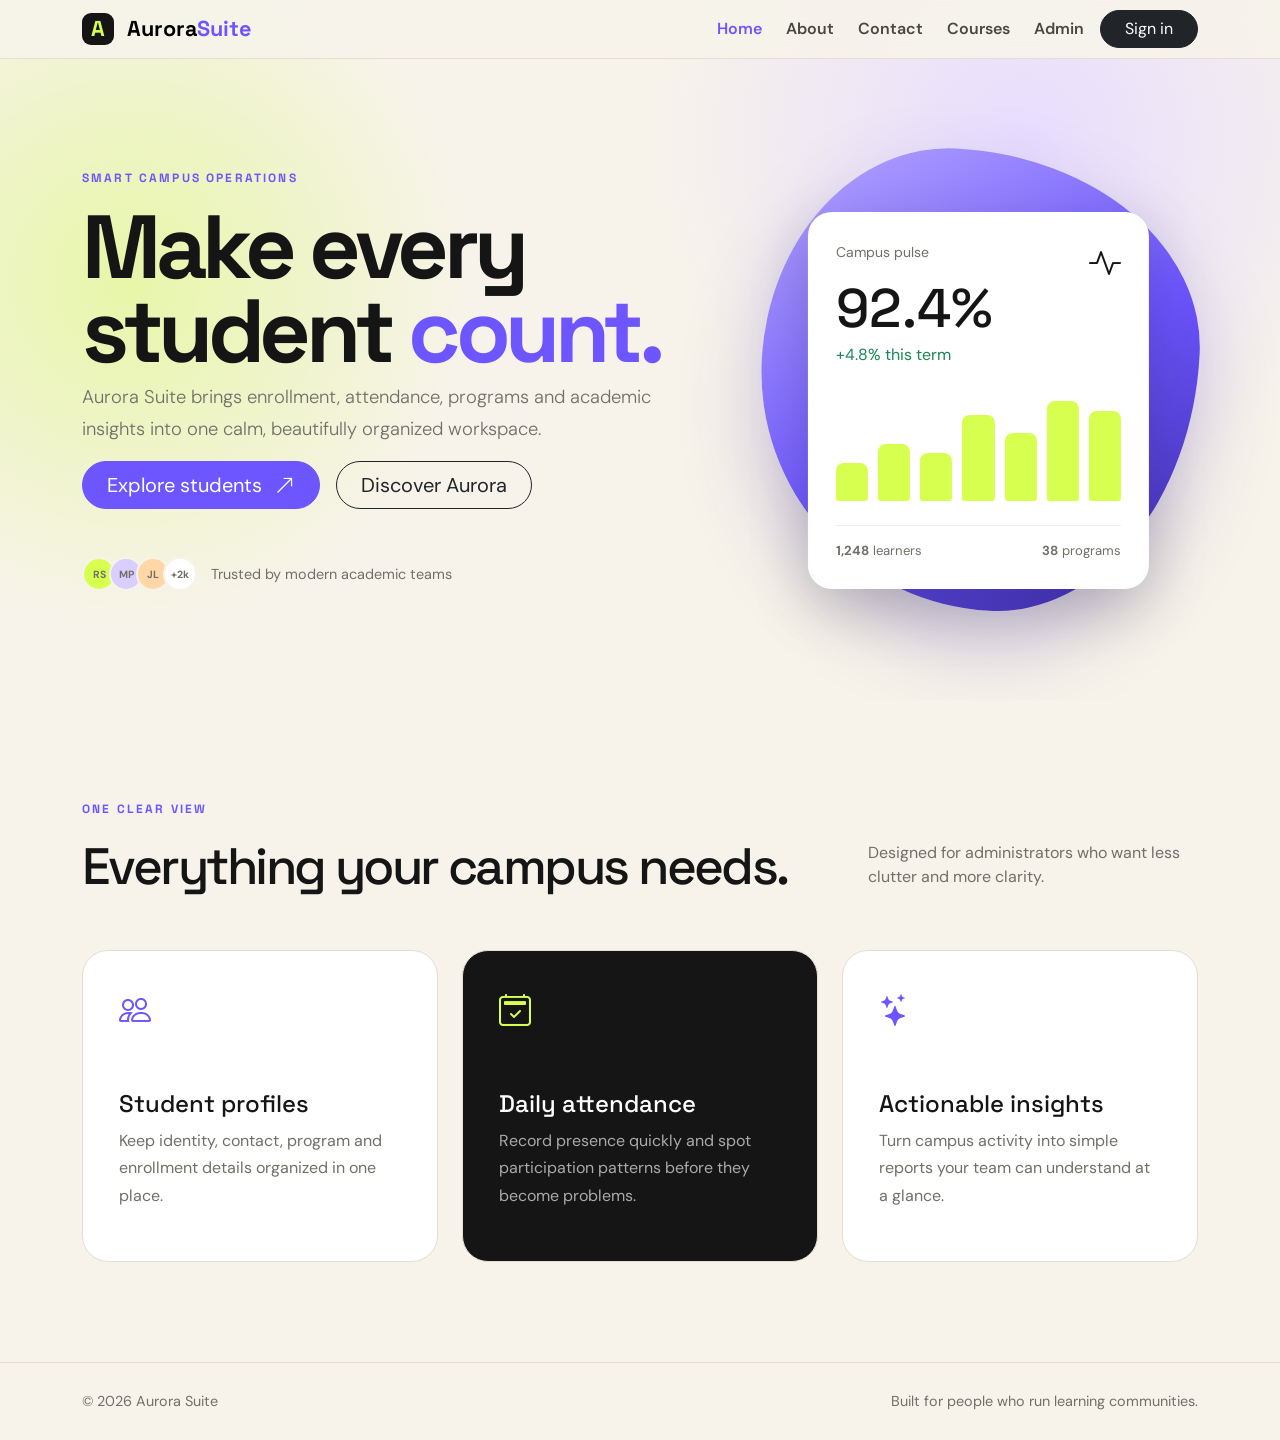
<file: frontend/index.html>
<!doctype html>
<html lang="en">

<head>
    <meta charset="utf-8">
    <meta name="viewport" content="width=device-width,initial-scale=1">
    <title>Aurora Student Suite</title>
    <link rel="preconnect" href="https://fonts.googleapis.com">
    <link rel="preconnect" href="https://fonts.gstatic.com" crossorigin>
    <link
        href="https://fonts.googleapis.com/css2?family=DM+Sans:wght@400;500;600;700&family=Space+Grotesk:wght@500;600;700&display=swap"
        rel="stylesheet">
    <link href="https://cdn.jsdelivr.net/npm/bootstrap@5.3.3/dist/css/bootstrap.min.css" rel="stylesheet">
    <link href="https://cdn.jsdelivr.net/npm/bootstrap-icons@1.11.3/font/bootstrap-icons.css" rel="stylesheet">
    <link href="assets/css/style.css" rel="stylesheet">
</head>

<body>
    <nav class="navbar navbar-expand-lg fixed-top aurora-nav">
        <div class="container"><a class="navbar-brand" href="index.html"><span class="brand-mark">A</span>
                Aurora<span>Suite</span></a><button class="navbar-toggler" data-bs-toggle="collapse"
                data-bs-target="#nav"><i class="bi bi-list"></i></button>
            <div class="collapse navbar-collapse" id="nav">
                <ul class="navbar-nav ms-auto align-items-lg-center gap-lg-2">
                    <li><a class="nav-link active" href="index.html">Home</a></li>
                    <li><a class="nav-link" href="about.html">About</a></li>
                    <li><a class="nav-link" href="contact.html">Contact</a></li>
                    <li><a class="nav-link" href="courses.html">Courses</a></li>
                    <li><a class="nav-link" href="admin/index.html">Admin</a></li>
                    <li><a class="btn btn-dark rounded-pill px-4" href="login.html">Sign in</a></li>
                </ul>
            </div>
        </div>
    </nav>
    <main>
        <section class="hero">
            <div class="container">
                <div class="row align-items-center g-5">
                    <div class="col-lg-7">
                        <div class="eyebrow">SMART CAMPUS OPERATIONS</div>
                        <h1>Make every student <em>count.</em></h1>
                        <p class="lead">Aurora Suite brings enrollment, attendance, programs and academic insights into
                            one calm, beautifully organized workspace.</p>
                        <div class="d-flex flex-wrap gap-3"><a class="btn btn-primary btn-lg rounded-pill px-4"
                                href="students.html">Explore students <i class="bi bi-arrow-up-right ms-2"></i></a><a
                                class="btn btn-outline-dark btn-lg rounded-pill px-4" href="about.html">Discover
                                Aurora</a></div>
                        <div class="mini-proof mt-5">
                            <div class="avatars"><span>RS</span><span>MP</span><span>JL</span><span>+2k</span></div>
                            <span>Trusted by modern academic teams</span>
                        </div>
                    </div>
                    <div class="col-lg-5">
                        <div class="orbit-card">
                            <div class="orbit-glow"></div>
                            <div class="dashboard-mini">
                                <div class="d-flex justify-content-between">
                                    <div><small>Campus pulse</small>
                                        <h3>92.4%</h3><span class="text-success">+4.8% this term</span>
                                    </div><i class="bi bi-activity fs-2"></i>
                                </div>
                                <div class="pulse-chart"><i></i><i></i><i></i><i></i><i></i><i></i><i></i></div>
                                <div class="mini-row"><span><b>1,248</b> learners</span><span><b>38</b> programs</span>
                                </div>
                            </div>
                        </div>
                    </div>
                </div>
            </div>
        </section>
        <section class="section-pad">
            <div class="container">
                <div class="section-heading">
                    <div>
                        <div class="eyebrow">ONE CLEAR VIEW</div>
                        <h2>Everything your campus needs.</h2>
                    </div>
                    <p>Designed for administrators who want less clutter and more clarity.</p>
                </div>
                <div class="row g-4">
                    <div class="col-md-4">
                        <div class="feature-card"><i class="bi bi-people"></i>
                            <h4>Student profiles</h4>
                            <p>Keep identity, contact, program and enrollment details organized in one place.</p>
                        </div>
                    </div>
                    <div class="col-md-4">
                        <div class="feature-card feature-dark"><i class="bi bi-calendar2-check"></i>
                            <h4>Daily attendance</h4>
                            <p>Record presence quickly and spot participation patterns before they become problems.</p>
                        </div>
                    </div>
                    <div class="col-md-4">
                        <div class="feature-card"><i class="bi bi-stars"></i>
                            <h4>Actionable insights</h4>
                            <p>Turn campus activity into simple reports your team can understand at a glance.</p>
                        </div>
                    </div>
                </div>
            </div>
        </section>
    </main>
    <footer class="footer">
        <div class="container d-flex flex-wrap justify-content-between gap-3"><span>© 2026 Aurora
                Suite</span><span>Built for people who run learning communities.</span></div>
    </footer>
    <script src="https://cdn.jsdelivr.net/npm/bootstrap@5.3.3/dist/js/bootstrap.bundle.min.js"></script>
</body>

</html>
</file>
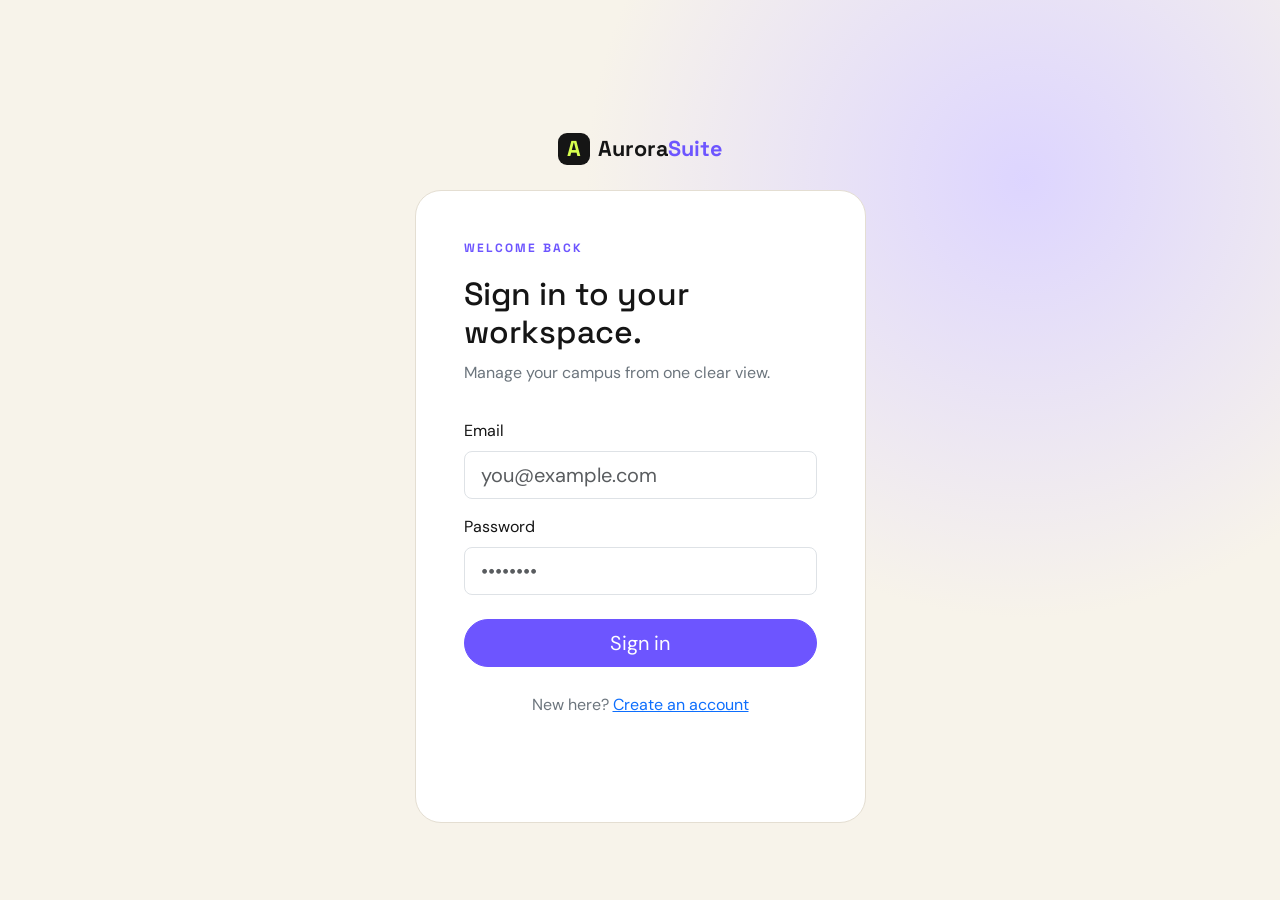
<file: frontend/admin/index.html>
<!doctype html>
<html lang="en">
  <head>
    <meta charset="utf-8" />
    <meta name="viewport" content="width=device-width,initial-scale=1" />
    <title>Dashboard · Aurora Admin</title>
    <link rel="stylesheet" href="assets/css/style.css" />
    <link
      rel="stylesheet"
      href="https://cdn.jsdelivr.net/npm/bootstrap-icons@1.11.3/font/bootstrap-icons.css"
    />
    <style>
      /* Recent students table */
      .recent-table {
        width: 100%;
        border-collapse: separate;
        border-spacing: 0;
        font-size: 0.92rem;
      }

      .recent-table thead th {
        background: #f4f2ff;
        color: #3d348b;
        font-weight: 600;
        font-size: 0.75rem;
        text-transform: uppercase;
        letter-spacing: 0.04em;
        padding: 0.85rem 1rem;
        border-bottom: 2px solid #e0dbf5;
        white-space: nowrap;
      }

      .recent-table tbody tr {
        transition: background 0.15s ease;
      }

      .recent-table tbody tr:hover {
        background: #faf9ff;
      }

      .recent-table tbody td {
        padding: 0.9rem 1rem;
        border-bottom: 1px solid #eee;
        vertical-align: middle;
      }

      .recent-table tbody tr:last-child td {
        border-bottom: none;
      }

      .student {
        display: flex;
        align-items: center;
        gap: 0.75rem;
      }

      .student .avatar {
        width: 40px;
        height: 40px;
        border-radius: 50%;
        background: linear-gradient(135deg, #6c5ce7, #a29bfe);
        color: #fff;
        display: flex;
        align-items: center;
        justify-content: center;
        font-size: 0.8rem;
        font-weight: 700;
        flex-shrink: 0;
        overflow: hidden;
      }

      .student .avatar img {
        width: 100%;
        height: 100%;
        object-fit: cover;
        display: block;
      }

      .student b {
        display: block;
        font-weight: 600;
        color: #1a1a2e;
      }

      .student .muted {
        font-size: 0.8rem;
        color: #888;
      }

      .course-badge {
        display: inline-block;
        padding: 0.2rem 0.55rem;
        border-radius: 20px;
        background: #f0edff;
        color: #5b4bdb;
        font-size: 0.78rem;
        font-weight: 500;
      }

      .btn-icon {
        width: 34px;
        height: 34px;
        border-radius: 8px;
        border: none;
        display: inline-flex;
        align-items: center;
        justify-content: center;
        font-size: 1rem;
        cursor: pointer;
        transition:
          transform 0.15s,
          box-shadow 0.15s,
          background 0.15s,
          color 0.15s;
        text-decoration: none;
      }

      .btn-icon:hover {
        transform: translateY(-1px);
        box-shadow: 0 3px 8px rgba(0, 0, 0, 0.12);
      }

      .btn-view {
        background: #e8f4fd;
        color: #0984e3;
      }

      .btn-view:hover {
        background: #0984e3;
        color: #fff;
      }
    </style>
  </head>

  <body>
    <aside class="sidebar" id="sidebar">
      <div class="brand">AURORA <span>ADMIN</span></div>
      <div class="nav-label">Management</div>
      <a class="nav-link active" href="index.html"
        ><i class="bi bi-grid-1x2-fill"></i>Dashboard</a
      >
      <a class="nav-link" href="students.html"
        ><i class="bi bi-people-fill"></i>Students</a
      >
      <a class="nav-link" href="add-student.html"
        ><i class="bi bi-person-plus-fill"></i>Add Student</a
      >
      <div class="nav-label">Account</div>
      <a class="nav-link" href="../index.html"
        ><i class="bi bi-box-arrow-up-right"></i>View Website</a
      >
      <a class="nav-link" href="../login.html" data-logout
        ><i class="bi bi-box-arrow-right"></i>Logout</a
      >
      <div class="admin">
        <div class="avatar">AD</div>
        <div>
          <b class="admin-name">Admin User</b>
          <div class="muted admin-role">System Manager</div>
        </div>
      </div>
    </aside>
    <main class="main">
      <header class="top">
        <div>
          <button class="btn light mobile" id="menu">
            <i class="bi bi-list"></i>
          </button>
          <b>Dashboard</b>
          <div class="crumb">Aurora Student Suite / Dashboard</div>
        </div>
        <div class="avatar">AD</div>
      </header>
      <div class="content">
        <div class="toolbar">
          <div>
            <h1 id="greeting">Welcome back.</h1>
            <div class="muted">
              A clear view of student records and campus activity.
            </div>
          </div>
          <!-- <a href="add-student.html" class="btn primary"
            ><i class="bi bi-plus-lg"></i>Add Student</a
          > -->
        </div>

        <div class="stats">
          <div class="card stat">
            <div>
              <div class="muted">Total students</div>
              <div class="value" id="statTotal">—</div>
            </div>
            <div class="icon"><i class="bi bi-people-fill"></i></div>
          </div>
          <div class="card stat">
            <div>
              <div class="muted">Active courses</div>
              <div class="value" id="statCourses">—</div>
            </div>
            <div class="icon"><i class="bi bi-journal-bookmark-fill"></i></div>
          </div>
          <div class="card stat">
            <div>
              <div class="muted">Departments</div>
              <div class="value" id="statDepts">—</div>
            </div>
            <div class="icon"><i class="bi bi-building"></i></div>
          </div>
          <div class="card stat">
            <div>
              <div class="muted">This month</div>
              <div class="value" id="statMonth">—</div>
            </div>
            <div class="icon"><i class="bi bi-calendar-check"></i></div>
          </div>
        </div>

        <div
          class="card"
          style="margin-top: 1.5rem; padding: 0; overflow: hidden"
        >
          <div
            class="toolbar"
            style="
              margin: 0;
              padding: 1rem 1.25rem;
              border-bottom: 1px solid #eee;
            "
          >
            <h2 style="margin: 0; font-size: 1.15rem">Recent students</h2>
            <a href="students.html" class="btn light">View all</a>
          </div>
          <div class="table-wrap">
            <table class="recent-table">
              <thead>
                <tr style="text-align: justify">
                  <th>Student</th>
                  <th>ID</th>
                  <th>Course</th>
                  <th>Year</th>
                  <th>Action</th>
                </tr>
              </thead>
              <tbody id="recentBody">
                <tr>
                  <td colspan="5" class="muted" style="padding: 1.5rem">
                    Loading…
                  </td>
                </tr>
              </tbody>
            </table>
          </div>
        </div>
      </div>
    </main>

    <script src="../assets/js/api.js"></script>
    <script src="assets/js/app.js"></script>
    <script>
      function getAvatarHtml(s) {
        const init =
          typeof initials === "function"
            ? initials(s.first_name, s.last_name)
            : ((s.first_name || "")[0] || "") + ((s.last_name || "")[0] || "");

        if (s.profile_image) {
          const base =
            typeof API_BASE !== "undefined"
              ? API_BASE
              : "http://127.0.0.1:8000";
          const src = s.profile_image.startsWith("http")
            ? s.profile_image
            : base + s.profile_image;
          return `<img src="${src}" alt="" onerror="this.remove();">`;
        }
        return init;
      }

      (async () => {
        const user = getUser();
        const hour = new Date().getHours();
        const greet =
          hour < 12
            ? "Good morning"
            : hour < 17
              ? "Good afternoon"
              : "Good evening";
        document.getElementById("greeting").textContent =
          `${greet}, ${user.full_name?.split(" ")[0] || "Admin"}.`;

        try {
          // Fetch more rows so course/dept/month stats are more accurate
          const { total, students } = await listStudents("", 0, 100);
          document.getElementById("statTotal").textContent = total;

          const courses = new Set(
            students.map((s) => s.course).filter(Boolean),
          );
          const depts = new Set(
            students.map((s) => s.department).filter(Boolean),
          );
          document.getElementById("statCourses").textContent =
            courses.size || "0";
          document.getElementById("statDepts").textContent = depts.size || "0";

          const now = new Date();
          const thisMonth = students.filter((s) => {
            if (!s.created_at) return false;
            const d = new Date(s.created_at);
            return (
              d.getMonth() === now.getMonth() &&
              d.getFullYear() === now.getFullYear()
            );
          }).length;
          document.getElementById("statMonth").textContent = thisMonth;

          const tbody = document.getElementById("recentBody");
          const recent = students.slice(0, 5);

          if (!recent.length) {
            tbody.innerHTML =
              '<tr><td colspan="5" class="muted" style="padding:1.5rem">No students yet. <a href="add-student.html">Add one</a></td></tr>';
            return;
          }

          tbody.innerHTML = recent
            .map((s) => {
              const name = `${s.first_name || ""} ${s.last_name || ""}`.trim();
              return `
                    <tr>
                        <td>
                            <div class="student">
                                <div class="avatar">${getAvatarHtml(s)}</div>
                                <div>
                                    <b>${name}</b>
                                    <div class="muted">${s.email || ""}</div>
                                </div>
                            </div>
                        </td>
                        <td><strong>${s.student_id}</strong></td>
                        <td>${s.course ? `<span class="course-badge">${s.course}</span>` : "—"}</td>
                        <td>${s.year || "—"}</td>
                        <td>
                            <a class="btn light" href="student-details.html?id=${s.id}">View</a>
                        </td>
                    </tr>`;
            })
            .join("");
        } catch (err) {
          document.getElementById("recentBody").innerHTML =
            `<tr><td colspan="5" class="muted" style="padding:1.5rem">Error: ${err.message}</td></tr>`;
        }
      })();
    </script>
  </body>
</html>
</file>
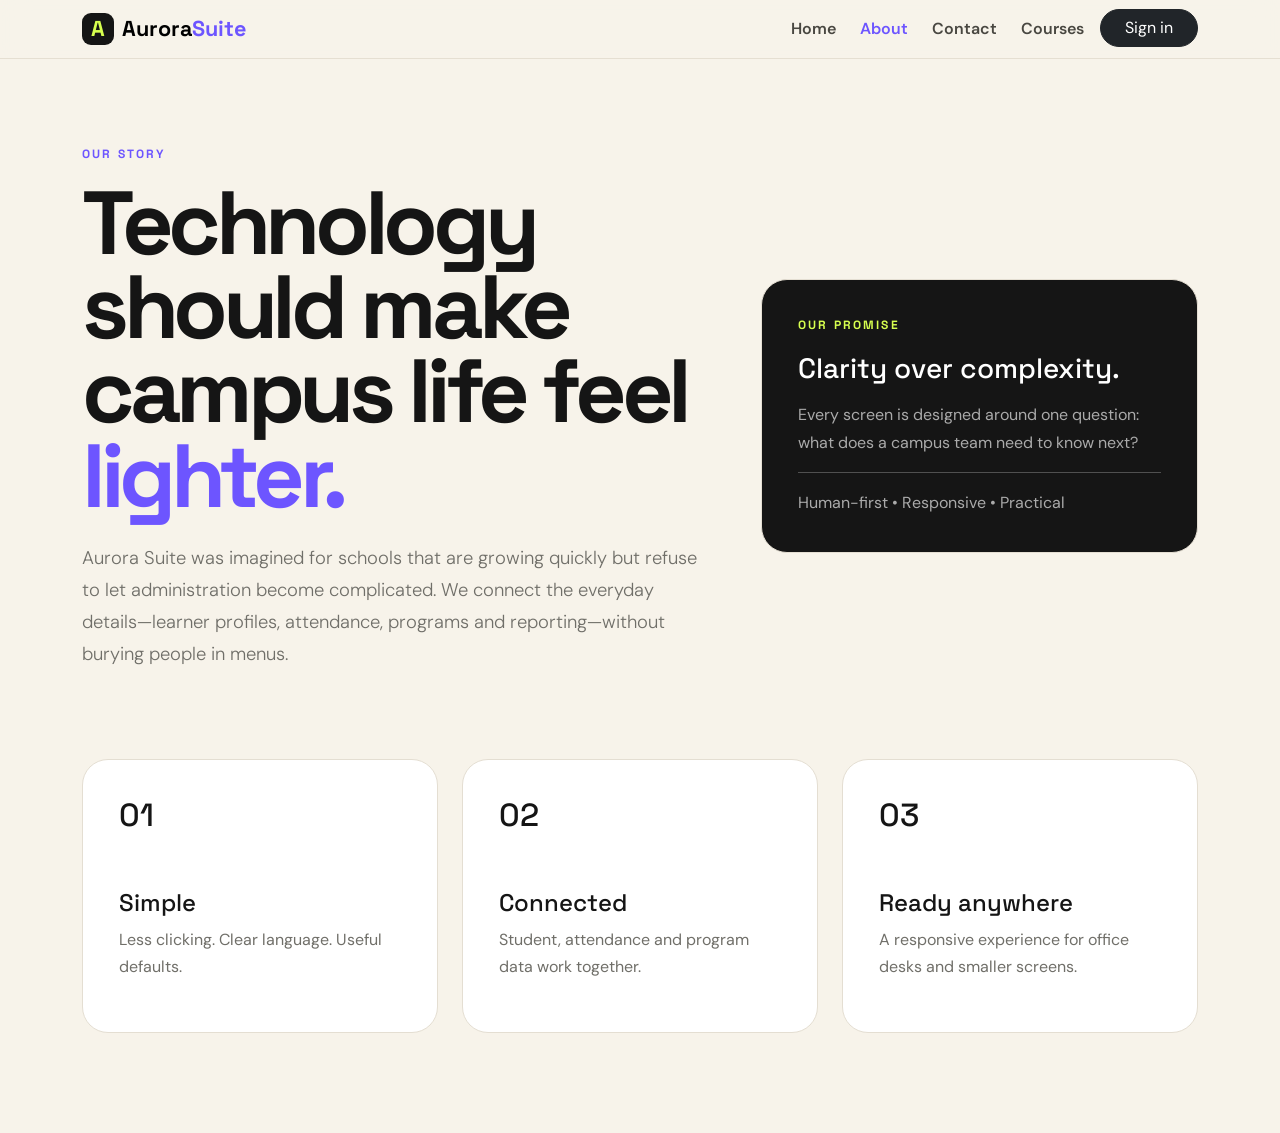
<file: frontend/about.html>
<!doctype html>
<html>

<head>
    <meta charset="utf-8">
    <meta name="viewport" content="width=device-width,initial-scale=1">
    <title>About · Aurora Suite</title>
    <link
        href="https://fonts.googleapis.com/css2?family=DM+Sans:wght@400;500;600;700&family=Space+Grotesk:wght@500;600;700&display=swap"
        rel="stylesheet">
    <link href="https://cdn.jsdelivr.net/npm/bootstrap@5.3.3/dist/css/bootstrap.min.css" rel="stylesheet">
    <link href="assets/css/style.css" rel="stylesheet">
</head>

<body>
    <nav class="navbar navbar-expand-lg fixed-top aurora-nav">
        <div class="container"><a class="navbar-brand" href="index.html"><span
                    class="brand-mark">A</span>Aurora<span>Suite</span></a><button class="navbar-toggler"
                data-bs-toggle="collapse" data-bs-target="#n">☰</button>
            <div class="collapse navbar-collapse" id="n">
                <ul class="navbar-nav ms-auto gap-lg-2">
                    <li><a class="nav-link" href="index.html">Home</a></li>
                    <li><a class="nav-link active" href="about.html">About</a></li>
                    <li><a class="nav-link" href="contact.html">Contact</a></li>
                    <li><a class="nav-link" href="courses.html">Courses</a></li>
                    <li><a class="btn btn-dark rounded-pill px-4" href="login.html">Sign in</a></li>
                </ul>
            </div>
        </div>
    </nav>
    <main class="container" style="padding-top:145px;padding-bottom:100px">
        <div class="row g-5 align-items-center">
            <div class="col-lg-7">
                <div class="eyebrow">OUR STORY</div>
                <h1>Technology should make campus life feel <em>lighter.</em></h1>
                <p class="lead mt-4">Aurora Suite was imagined for schools that are growing quickly but refuse to let
                    administration become complicated. We connect the everyday details—learner profiles, attendance,
                    programs and reporting—without burying people in menus.</p>
            </div>
            <div class="col-lg-5">
                <div class="feature-card feature-dark">
                    <div class="eyebrow" style="color:var(--lime)">OUR PROMISE</div>
                    <h3>Clarity over complexity.</h3>
                    <p class="mt-3">Every screen is designed around one question: what does a campus team need to know
                        next?</p>
                    <hr>
                    <p class="mb-0">Human-first • Responsive • Practical</p>
                </div>
            </div>
        </div>
        <div class="row g-4 mt-5">
            <div class="col-md-4">
                <div class="feature-card">
                    <h2>01</h2>
                    <h4>Simple</h4>
                    <p>Less clicking. Clear language. Useful defaults.</p>
                </div>
            </div>
            <div class="col-md-4">
                <div class="feature-card">
                    <h2>02</h2>
                    <h4>Connected</h4>
                    <p>Student, attendance and program data work together.</p>
                </div>
            </div>
            <div class="col-md-4">
                <div class="feature-card">
                    <h2>03</h2>
                    <h4>Ready anywhere</h4>
                    <p>A responsive experience for office desks and smaller screens.</p>
                </div>
            </div>
        </div>
    </main>
</body>

</html>
</file>
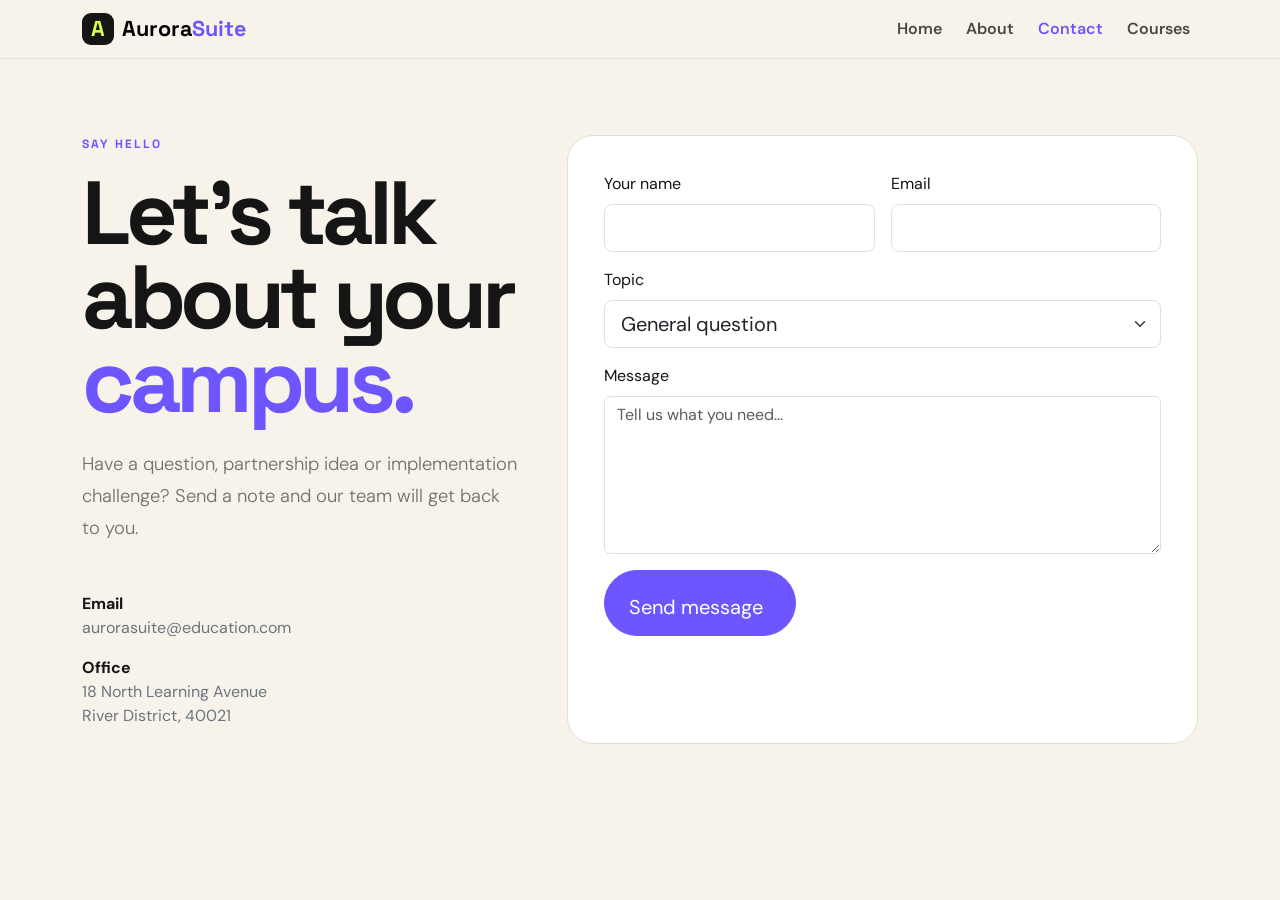
<file: frontend/contact.html>
<!doctype html>
<html>

<head>
    <meta charset="utf-8">
    <meta name="viewport" content="width=device-width,initial-scale=1">
    <title>Contact · Aurora Suite</title>
    <link
        href="https://fonts.googleapis.com/css2?family=DM+Sans:wght@400;500;600;700&family=Space+Grotesk:wght@500;600;700&display=swap"
        rel="stylesheet">
    <link href="https://cdn.jsdelivr.net/npm/bootstrap@5.3.3/dist/css/bootstrap.min.css" rel="stylesheet">
    <link href="assets/css/style.css" rel="stylesheet">
</head>

<body>
    <nav class="navbar navbar-expand-lg fixed-top aurora-nav">
        <div class="container"><a class="navbar-brand" href="index.html"><span
                    class="brand-mark">A</span>Aurora<span>Suite</span></a><button class="navbar-toggler"
                data-bs-toggle="collapse" data-bs-target="#n">☰</button>
            <div class="collapse navbar-collapse" id="n">
                <ul class="navbar-nav ms-auto gap-lg-2">
                    <li><a class="nav-link" href="index.html">Home</a></li>
                    <li><a class="nav-link" href="about.html">About</a></li>
                    <li><a class="nav-link active" href="contact.html">Contact</a></li>
                    <li><a class="nav-link" href="courses.html">Courses</a></li>
                </ul>
            </div>
        </div>
    </nav>
    <main class="container" style="padding-top:135px;padding-bottom:90px">
        <div class="row g-5">
            <div class="col-lg-5">
                <div class="eyebrow">SAY HELLO</div>
                <h1>Let’s talk about your <em>campus.</em></h1>
                <p class="lead mt-4">Have a question, partnership idea or implementation challenge? Send a note and our
                    team will get back to you.</p>
                <div class="mt-5">
                    <p><b>Email</b><br><span class="text-secondary">aurorasuite@education.com</span></p>
                    <p><b>Office</b><br><span class="text-secondary">18 North Learning Avenue<br>River District,
                            40021</span></p>
                </div>
            </div>
            <div class="col-lg-7">
                <div class="feature-card">
                    <form
                        onsubmit="event.preventDefault();alert('Thanks! Your message has been received.');this.reset()">
                        <div class="row g-3">
                            <div class="col-md-6"><label class="form-label">Your name</label><input
                                    class="form-control form-control-lg" required></div>
                            <div class="col-md-6"><label class="form-label">Email</label><input type="email"
                                    class="form-control form-control-lg" required></div>
                            <div class="col-12"><label class="form-label">Topic</label><select
                                    class="form-select form-select-lg">
                                    <option>General question</option>
                                    <option>Admissions</option>
                                    <option>Product support</option>
                                    <option>Partnership</option>
                                </select></div>
                            <div class="col-12"><label class="form-label">Message</label><textarea class="form-control"
                                    rows="6" required placeholder="Tell us what you need..."></textarea></div>
                            <div class="col-12"><button class="btn btn-primary btn-lg rounded-pill px-4">Send message <i
                                        class="bi bi-arrow-up-right ms-2"></i></button></div>
                        </div>
                    </form>
                </div>
            </div>
        </div>
    </main>
</body>

</html>
</file>
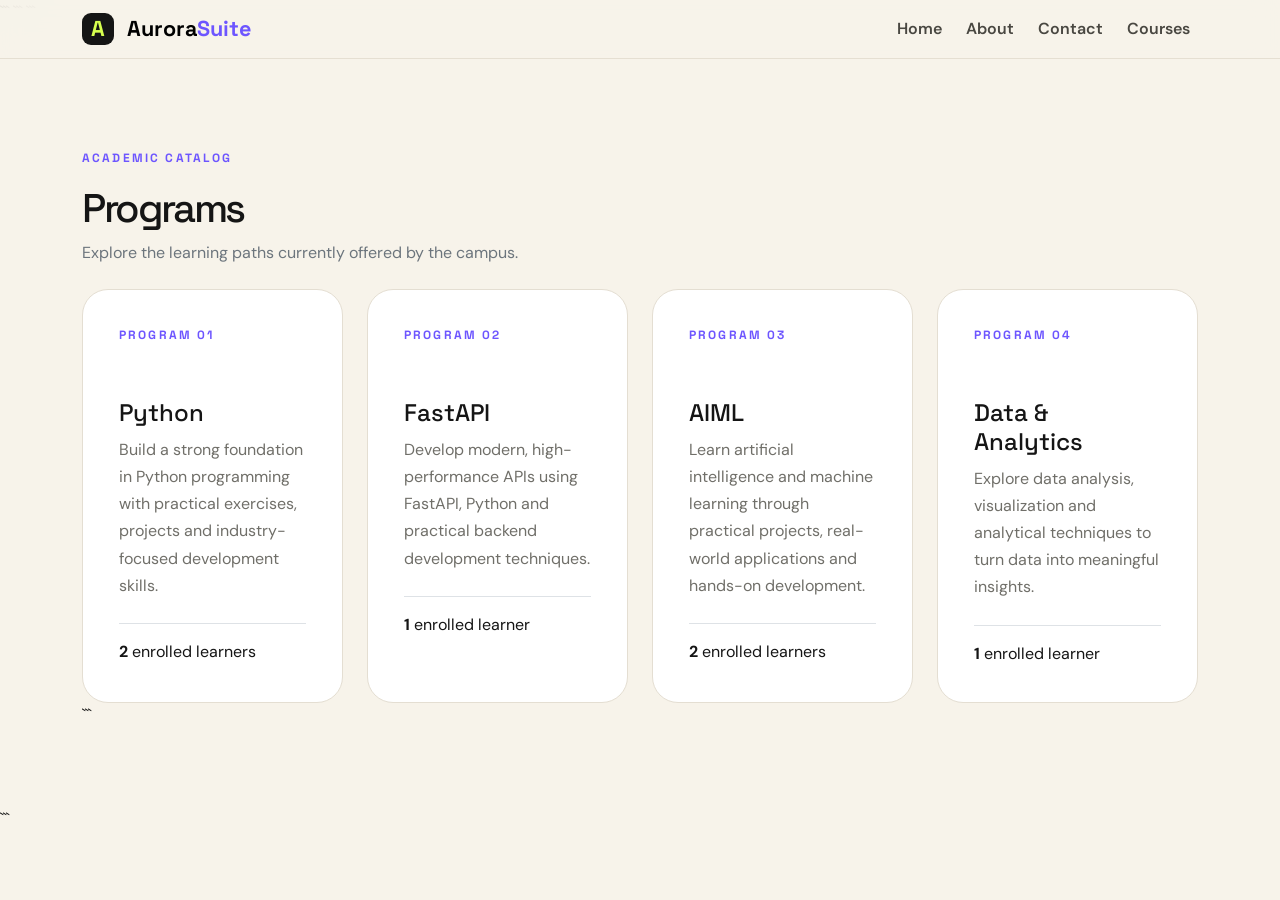
<file: frontend/courses.html>
<!doctype html>

<html>

<head>
    <meta charset="utf-8">
    <meta name="viewport" content="width=device-width,initial-scale=1">
    <title>Programs · Aurora Suite</title>

    ```
    <link
        href="https://fonts.googleapis.com/css2?family=DM+Sans:wght@400;500;600;700&family=Space+Grotesk:wght@500;600;700&display=swap"
        rel="stylesheet">

    <link href="https://cdn.jsdelivr.net/npm/bootstrap@5.3.3/dist/css/bootstrap.min.css" rel="stylesheet">

    <link href="assets/css/style.css" rel="stylesheet">
    ```

</head>

<body>

    ```
    <nav class="navbar navbar-expand-lg fixed-top aurora-nav">
        <div class="container">

            <a class="navbar-brand" href="index.html">
                <span class="brand-mark">A</span>
                Aurora<span>Suite</span>
            </a>

            <button class="navbar-toggler" data-bs-toggle="collapse" data-bs-target="#n">
                ☰
            </button>

            <div class="collapse navbar-collapse" id="n">
                <ul class="navbar-nav ms-auto gap-lg-2">
                    <li>
                        <a class="nav-link" href="index.html">Home</a>
                    </li>
                    <li>
                        <a class="nav-link" href="about.html">About</a>
                    </li>
                    <li>
                        <a class="nav-link" href="contact.html">Contact</a>
                    </li>
                    <li>
                        <a class="nav-link" href="courses.html">Courses</a>
                    </li>
                </ul>
            </div>

        </div>
    </nav>

    <main class="container" style="padding-top:125px;padding-bottom:80px">

        <div class="mb-4">
            <div class="eyebrow">ACADEMIC CATALOG</div>

            <h1 class="h1">Programs</h1>

            <p class="text-secondary">
                Explore the learning paths currently offered by the campus.
            </p>
        </div>

       
        <div class="row g-4">

            <!-- Program 01 -->
            <div class="col-md-6 col-xl-3">
                <div class="feature-card h-100">

                    <div class="eyebrow">
                        PROGRAM 01
                    </div>

                    <h4>Python</h4>

                    <p>
                        Build a strong foundation in Python programming with
                        practical exercises, projects and industry-focused
                        development skills.
                    </p>

                    <div class="mt-4 pt-3 border-top">
                        <b>2</b> enrolled learners
                    </div>

                </div>
            </div>


            <!-- Program 02 -->
            <div class="col-md-6 col-xl-3">
                <div class="feature-card h-100">

                    <div class="eyebrow">
                        PROGRAM 02
                    </div>

                    <h4>FastAPI</h4>

                    <p>
                        Develop modern, high-performance APIs using FastAPI,
                        Python and practical backend development techniques.
                    </p>

                    <div class="mt-4 pt-3 border-top">
                        <b>1</b> enrolled learner
                    </div>

                </div>
            </div>

            <!-- Program 03 -->
            <div class="col-md-6 col-xl-3">
                <div class="feature-card h-100">

                    <div class="eyebrow">
                        PROGRAM 03
                    </div>

                    <h4>AIML</h4>

                    <p>
                        Learn artificial intelligence and machine learning
                        through practical projects, real-world applications
                        and hands-on development.
                    </p>

                    <div class="mt-4 pt-3 border-top">
                        <b>2</b> enrolled learners
                    </div>

                </div>
            </div>

            <!-- Program 04 -->
            <div class="col-md-6 col-xl-3">
                <div class="feature-card h-100">

                    <div class="eyebrow">
                        PROGRAM 04
                    </div>

                    <h4>Data &amp; Analytics</h4>

                    <p>
                        Explore data analysis, visualization and analytical
                        techniques to turn data into meaningful insights.
                    </p>

                    <div class="mt-4 pt-3 border-top">
                        <b>1</b> enrolled learner
                    </div>

                </div>
            </div>

        </div>
        ```


    </main>
    ```

</body>

</html>
</file>
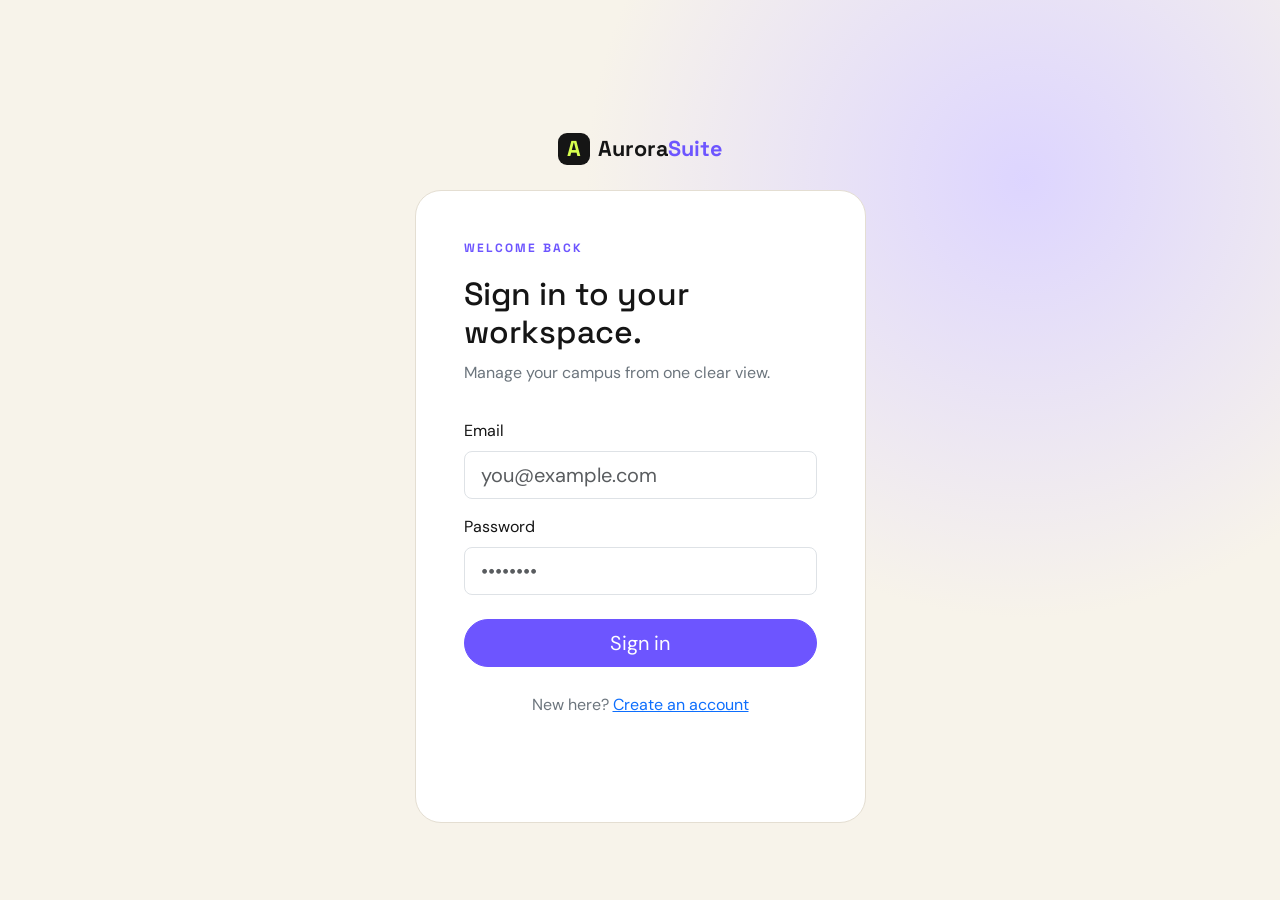
<file: frontend/login.html>
<!doctype html>
<html lang="en">

<head>
    <meta charset="utf-8">
    <meta name="viewport" content="width=device-width,initial-scale=1">
    <title>Sign in · Aurora Suite</title>
    <link
        href="https://fonts.googleapis.com/css2?family=DM+Sans:wght@400;500;600;700&family=Space+Grotesk:wght@500;600;700&display=swap"
        rel="stylesheet">
    <link href="https://cdn.jsdelivr.net/npm/bootstrap@5.3.3/dist/css/bootstrap.min.css" rel="stylesheet">
    <link href="assets/css/style.css" rel="stylesheet">
</head>

<body>
    <main class="min-vh-100 d-flex align-items-center py-5"
        style="background:radial-gradient(circle at 80% 20%,#ddd5ff,transparent 35%),var(--cream)">
        <div class="container">
            <div class="row justify-content-center">
                <div class="col-lg-5">
                    <div class="text-center mb-4"><a class="navbar-brand" href="index.html"><span
                                class="brand-mark">A</span>Aurora<span>Suite</span></a></div>
                    <div class="feature-card p-4 p-md-5">
                        <div class="eyebrow">WELCOME BACK</div>
                        <h2>Sign in to your workspace.</h2>
                        <p class="text-secondary">Manage your campus from one clear view.</p>
                        <div id="alertBox" class="alert d-none mt-3" role="alert"></div>
                        <form id="loginForm">
                            <label class="form-label mt-3">Email</label>
                            <input type="email" id="email" class="form-control form-control-lg"
                                placeholder="you@example.com" required>
                            <label class="form-label mt-3">Password</label>
                            <input type="password" id="password" class="form-control form-control-lg"
                                placeholder="••••••••" required>
                            <button type="submit" class="btn btn-primary btn-lg w-100 rounded-pill mt-4" id="btnLogin">
                                Sign in
                            </button>
                        </form>
                        <p class="text-center mt-4 mb-0 text-secondary">
                            New here? <a href="register.html">Create an account</a>
                        </p>
                    </div>
                </div>
            </div>
        </div>
    </main>
    <script src="assets/js/api.js"></script>
    <script>
        if (isLoggedIn()) location.href = "admin/index.html";

        const form = document.getElementById("loginForm");
        const alertBox = document.getElementById("alertBox");
        const btn = document.getElementById("btnLogin");

        function showAlert(msg, type = "danger") {
            alertBox.className = `alert alert-${type} mt-3`;
            alertBox.textContent = msg;
            alertBox.classList.remove("d-none");
        }

        form.addEventListener("submit", async (e) => {
            e.preventDefault();
            btn.disabled = true;
            btn.textContent = "Signing in…";
            alertBox.classList.add("d-none");
            try {
                await loginUser(
                    document.getElementById("email").value.trim(),
                    document.getElementById("password").value
                );
                location.href = "admin/index.html";
            } catch (err) {
                showAlert(err.message || "Login failed");
                btn.disabled = false;
                btn.textContent = "Sign in";
            }
        });
    </script>
</body>

</html>
</file>
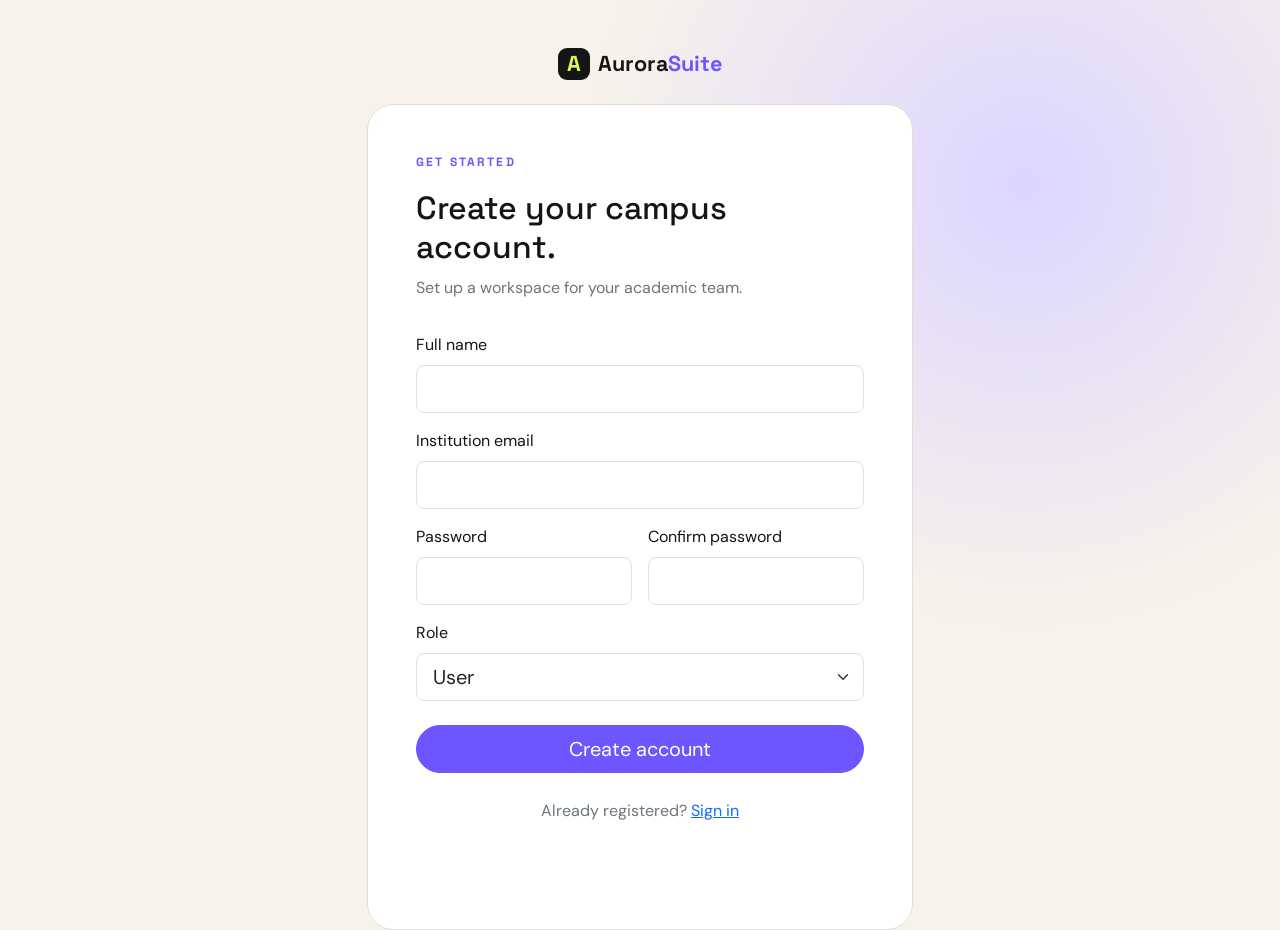
<file: frontend/register.html>
<!doctype html>
<html lang="en">

<head>
    <meta charset="utf-8">
    <meta name="viewport" content="width=device-width,initial-scale=1">
    <title>Register · Aurora Suite</title>
    <link
        href="https://fonts.googleapis.com/css2?family=DM+Sans:wght@400;500;600;700&family=Space+Grotesk:wght@500;600;700&display=swap"
        rel="stylesheet">
    <link href="https://cdn.jsdelivr.net/npm/bootstrap@5.3.3/dist/css/bootstrap.min.css" rel="stylesheet">
    <link href="assets/css/style.css" rel="stylesheet">
</head>

<body>
    <main class="min-vh-100 d-flex align-items-center py-5"
        style="background:radial-gradient(circle at 80% 20%,#ddd5ff,transparent 35%),var(--cream)">
        <div class="container">
            <div class="row justify-content-center">
                <div class="col-lg-6">
                    <div class="text-center mb-4"><a class="navbar-brand" href="index.html"><span
                                class="brand-mark">A</span>Aurora<span>Suite</span></a></div>
                    <div class="feature-card p-4 p-md-5">
                        <div class="eyebrow">GET STARTED</div>
                        <h2>Create your campus account.</h2>
                        <p class="text-secondary">Set up a workspace for your academic team.</p>
                        <div id="alertBox" class="alert d-none mt-3" role="alert"></div>
                        <form id="registerForm">
                            <div class="row g-3 mt-1">
                                <div class="col-12">
                                    <label class="form-label">Full name</label>
                                    <input class="form-control form-control-lg" id="full_name" required minlength="2">
                                </div>
                                <div class="col-12">
                                    <label class="form-label">Institution email</label>
                                    <input type="email" class="form-control form-control-lg" id="email" required>
                                </div>
                                <div class="col-md-6">
                                    <label class="form-label">Password</label>
                                    <input type="password" class="form-control form-control-lg" id="password"
                                        minlength="6" required>
                                </div>
                                <div class="col-md-6">
                                    <label class="form-label">Confirm password</label>
                                    <input type="password" class="form-control form-control-lg" id="confirm_password"
                                        minlength="6" required>
                                </div>
                                <div class="col-12">
                                    <label class="form-label">Role</label>
                                    <select class="form-select form-select-lg" id="role">
                                        <option value="user">User</option>
                                        <option value="staff">Staff</option>
                                        <option value="admin">Administrator</option>
                                    </select>
                                </div>
                            </div>
                            <button type="submit" class="btn btn-primary btn-lg w-100 rounded-pill mt-4" id="btnReg">
                                Create account
                            </button>
                        </form>
                        <p class="text-center mt-4 mb-0 text-secondary">Already registered? <a href="login.html">Sign
                                in</a></p>
                    </div>
                </div>
            </div>
        </div>
    </main>
    <script src="assets/js/api.js"></script>
    <script>
        const form = document.getElementById("registerForm");
        const alertBox = document.getElementById("alertBox");
        const btn = document.getElementById("btnReg");

        function showAlert(msg, type = "danger") {
            alertBox.className = `alert alert-${type} mt-3`;
            alertBox.textContent = msg;
            alertBox.classList.remove("d-none");
        }

        form.addEventListener("submit", async (e) => {
            e.preventDefault();
            const password = document.getElementById("password").value;
            const confirm = document.getElementById("confirm_password").value;
            if (password !== confirm) {
                showAlert("Passwords do not match");
                return;
            }
            btn.disabled = true;
            btn.textContent = "Creating…";
            alertBox.classList.add("d-none");
            try {
                await registerUser({
                    full_name: document.getElementById("full_name").value.trim(),
                    email: document.getElementById("email").value.trim(),
                    password,
                    confirm_password: confirm,
                    role: document.getElementById("role").value
                });
                showAlert("Account created successfully. Redirecting to sign in…", "success");
                setTimeout(() => location.href = "login.html", 1500);
            } catch (err) {
                showAlert(err.message || "Registration failed");
                btn.disabled = false;
                btn.textContent = "Create account";
            }
        });
    </script>
</body>

</html>
</file>
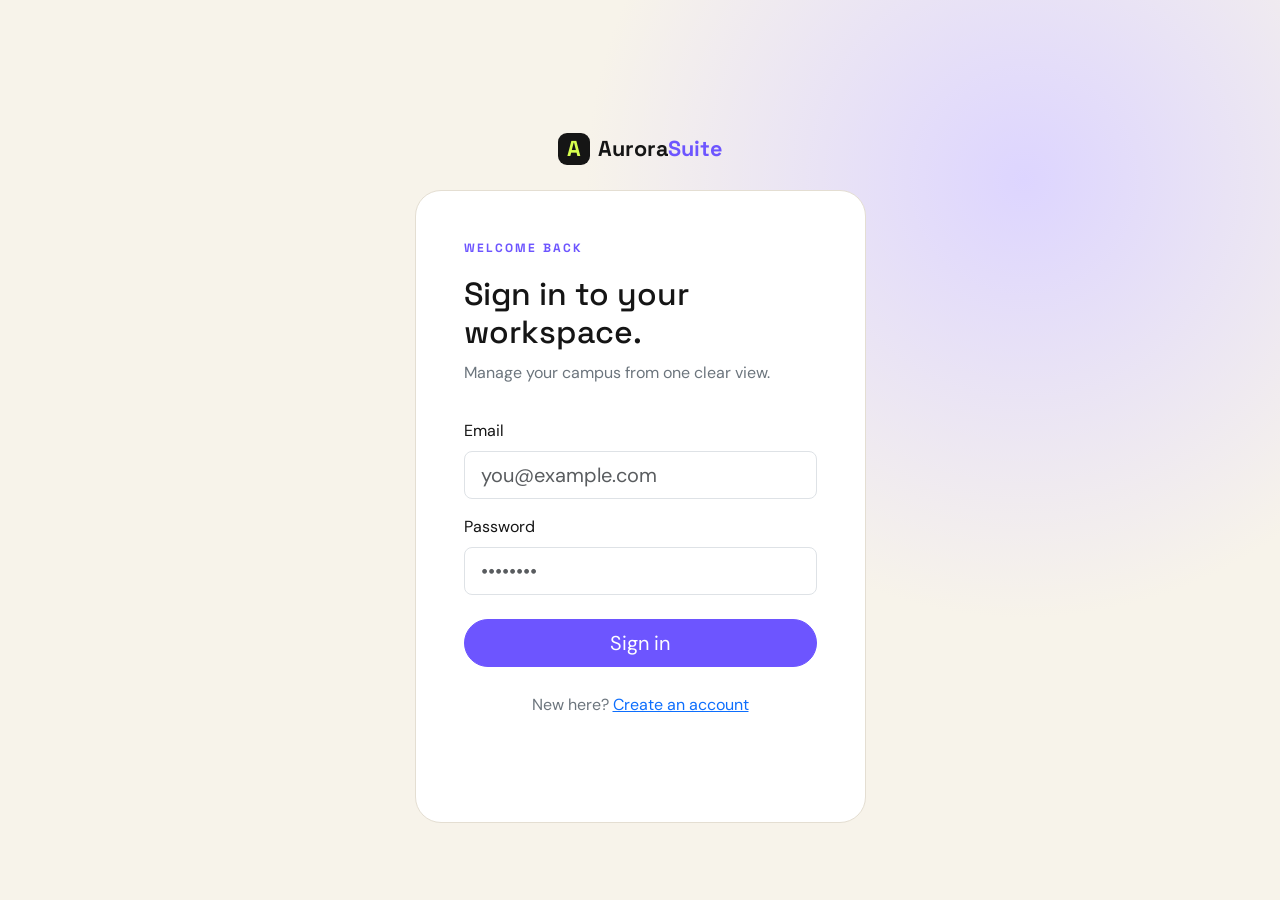
<file: frontend/admin/add-student.html>
<!doctype html>
<html lang="en">
  <head>
    <meta charset="utf-8" />
    <meta name="viewport" content="width=device-width, initial-scale=1" />
    <title>Add Student · Aurora Admin</title>
    <link rel="stylesheet" href="assets/css/style.css" />
    <link
      rel="stylesheet"
      href="https://cdn.jsdelivr.net/npm/bootstrap-icons@1.11.3/font/bootstrap-icons.css"
    />
    <style>
      /* ========================= ALERT MESSAGE ========================= */
      .alert {
        width: 100%;
        box-sizing: border-box;
        padding: 14px 18px;
        margin-bottom: 1rem;
        border-radius: 10px;
        font-size: 14px;
        font-weight: 500;
        line-height: 1.5;
        border: 1px solid transparent;
        display: block;
      } /* Hide alert */
      .alert.d-none {
        display: none !important;
      } /* Error */
      .alert-danger {
        background: #fff1f2;
        color: #be123c;
        border-color: #fecdd3;
      } /* Success */
      .alert-success {
        background: #ecfdf5;
        color: #047857;
        border-color: #a7f3d0;
      } /* Optional warning */
      .alert-warning {
        background: #fffbeb;
        color: #b45309;
        border-color: #fde68a;
      } /* Optional info */
      .alert-info {
        background: #eff6ff;
        color: #1d4ed8;
        border-color: #bfdbfe;
      }
    </style>
  </head>
  <body>
    <!-- ========================= SIDEBAR ========================== -->
    <aside class="sidebar" id="sidebar">
      <div class="brand">AURORA <span>ADMIN</span></div>
      <div class="nav-label">Management</div>
      <a class="nav-link" href="index.html">
        <i class="bi bi-grid-1x2-fill"></i> Dashboard
      </a>
      <a class="nav-link" href="students.html">
        <i class="bi bi-people-fill"></i> Students
      </a>
      <a class="nav-link active" href="add-student.html">
        <i class="bi bi-person-plus-fill"></i> Add Student
      </a>
      <div class="nav-label">Account</div>
      <a class="nav-link" href="../index.html">
        <i class="bi bi-box-arrow-up-right"></i> View Website
      </a>
      <a class="nav-link" href="../login.html" data-logout>
        <i class="bi bi-box-arrow-right"></i> Logout
      </a>
      <div class="admin">
        <div class="avatar">AD</div>
        <div>
          <b class="admin-name">Admin User</b>
          <div class="muted admin-role">System Manager</div>
        </div>
      </div>
    </aside>
    <!-- ========================= MAIN CONTENT ========================== -->
    <main class="main">
      <!-- TOP HEADER -->
      <header class="top">
        <div>
          <button class="btn light mobile" id="menu">
            <i class="bi bi-list"></i>
          </button>
          <b>Add Student</b>
          <div class="crumb">Aurora Student Suite / Add Student</div>
        </div>
        <div class="avatar">AD</div>
      </header>
      <!-- ========================= CONTENT ========================== -->
      <div class="content">
        <!-- PAGE TITLE -->
        <div class="toolbar">
          <div>
            <h1>Create Student Profile</h1>
            <div class="muted">Register a new learner in the directory.</div>
          </div>
          <a href="students.html" class="btn light"> Back </a>
        </div>
        <!-- ========================= ALERT BOX ========================== -->
        <div id="alertBox" class="alert d-none" role="alert"></div>
        <!-- ========================= STUDENT FORM ========================== -->
        <div class="card">
          <form id="addForm">
            <div class="form-grid">
              <!-- Student ID -->
              <div class="field">
                <label> Student ID * </label>
                <input class="input" id="student_id" required />
              </div>
              <!-- First Name -->
              <div class="field">
                <label> First Name * </label>
                <input class="input" id="first_name" required />
              </div>
              <!-- Last Name -->
              <div class="field">
                <label> Last Name * </label>
                <input class="input" id="last_name" required />
              </div>
              <!-- Email -->
              <div class="field">
                <label> Email * </label>
                <input class="input" id="email" type="email" required />
              </div>
              <!-- Phone -->
              <div class="field">
                <label> Phone </label> <input class="input" id="phone" />
              </div>
              <!-- Date of Birth -->
              <div class="field">
                <label> Date of Birth </label>
                <input class="input" id="date_of_birth" type="date" />
              </div>
              <!-- Gender -->
              <div class="field">
                <label> Gender </label>
                <select class="select" id="gender">
                  <option value="">Select</option>
                  <option value="Male">Male</option>
                  <option value="Female">Female</option>
                  <option value="Other">Other</option>
                  <option value="Prefer not to say">Prefer not to say</option>
                </select>
              </div>
              <!-- Course -->
              <div class="field">
                <label> Course </label>
                <select class="select" id="course">
                  <option value="">Select</option>
                  <option value="Computer Science">Computer Science</option>
                  <option value="Python">Python</option>
                  <option value="FastAPI">FastAPI</option>
                  <option value="AIML">AIML</option>
                  <option value="Data Science">Data Science</option>
                  <option value="Data & Analytics">Data & Analytics</option>
                </select>
              </div>
              <!-- Department -->
              <div class="field">
                <label> Department </label>
                <select class="select" id="department">
                  <option value="">Select</option>
                  <option value="Engineering">Engineering</option>
                  <option value="Business">Business</option>
                  <option value="Arts & Design">Arts & Design</option>
                  <option value="Science">Science</option>
                </select>
              </div>
              <!-- Year -->
              <div class="field">
                <label> Year </label>
                <select class="select" id="year">
                  <option value="">Select</option>
                  <option value="1st Year">1st Year</option>
                  <option value="2nd Year">2nd Year</option>
                  <option value="3rd Year">3rd Year</option>
                  <option value="4th Year">4th Year</option>
                </select>
              </div>
              <!-- Semester -->
              <div class="field">
                <label> Semester </label>
                <select class="select" id="semester">
                  <option value="">Select</option>
                  <option value="1">1</option>
                  <option value="2">2</option>
                  <option value="3">3</option>
                  <option value="4">4</option>
                  <option value="5">5</option>
                  <option value="6">6</option>
                  <option value="7">7</option>
                  <option value="8">8</option>
                </select>
              </div>
              <!-- Admission Date -->
              <div class="field">
                <label> Admission Date </label>
                <input class="input" id="admission_date" type="date" />
              </div>
              <!-- Address -->
              <div class="field" style="grid-column: 1/-1">
                <label> Address </label> <input class="input" id="address" />
              </div>
              <!-- City -->
              <div class="field">
                <label> City </label> <input class="input" id="city" />
              </div>
              <!-- State -->
              <div class="field">
                <label> State </label> <input class="input" id="state" />
              </div>
              <!-- Postal Code -->
              <div class="field">
                <label> Postal Code </label>
                <input class="input" id="postal_code" />
              </div>
              <!-- Profile Image -->
              <div class="field">
                <label> Profile Image </label>
                <input
                  class="input"
                  id="profile_image"
                  type="file"
                  accept="image/*"
                />
              </div>
            </div>
            <!-- ========================= FORM ACTIONS ========================== -->
            <div class="actions">
              <a href="students.html" class="btn light"> Cancel </a>
              <button type="submit" class="btn primary" id="btnSave">
                Save Student
              </button>
            </div>
          </form>
        </div>
      </div>
    </main>
    <!-- ========================= JAVASCRIPT ========================== -->
    <script src="../assets/js/api.js"></script>
    <script src="assets/js/app.js"></script>
    <script>
      const form = document.getElementById("addForm"); const alertBox = document.getElementById("alertBox"); const btn = document.getElementById("btnSave"); /* * Show alert message * * type: * danger = error * success = success * warning = warning * info = information */ function show(msg, type = "danger") { alertBox.className = "alert"; alertBox.classList.add("alert-" + type); alertBox.textContent = msg; alertBox.classList.remove("d-none"); alertBox.style.display = "block"; // Scroll to alert alertBox.scrollIntoView({ behavior: "smooth", block: "center" }); } /* * Hide alert */ function hideAlert() { alertBox.textContent = ""; alertBox.className = "alert d-none"; alertBox.style.display = "none"; } /* * Get error message from API */ function getErrorMessage(err) { // Normal JavaScript Error if (err && err.message) { return err.message; } // FastAPI detail if (err && err.detail) { return err.detail; } // If API returns response data if (err && err.data) { if (typeof err.data === "string") { return err.data; } if (err.data.detail) { return err.data.detail; } if (err.data.message) { return err.data.message; } } return "Failed to create student"; } /* * Form Submit */ form.addEventListener("submit", async (e) => { e.preventDefault(); // Hide old message hideAlert(); // Disable button btn.disabled = true; btn.textContent = "Saving…"; /* * Student payload */ const payload = { student_id: document .getElementById("student_id") .value .trim(), first_name: document .getElementById("first_name") .value .trim(), last_name: document .getElementById("last_name") .value .trim(), email: document .getElementById("email") .value .trim(), phone: document .getElementById("phone") .value .trim() || null, date_of_birth: document .getElementById("date_of_birth") .value || null, gender: document .getElementById("gender") .value || null, address: document .getElementById("address") .value .trim() || null, city: document .getElementById("city") .value .trim() || null, state: document .getElementById("state") .value .trim() || null, postal_code: document .getElementById("postal_code") .value .trim() || null, course: document .getElementById("course") .value || null, department: document .getElementById("department") .value || null, year: document .getElementById("year") .value || null, semester: document .getElementById("semester") .value || null, admission_date: document .getElementById("admission_date") .value || null }; try { /* * Create student */ const student = await createStudent(payload); /* * Upload profile image */ const fileInput = document.getElementById("profile_image"); if (fileInput.files.length > 0) { await uploadStudentImage( student.id, fileInput.files[0] ); } /* * Show success message */ show( "Student created successfully!", "success" ); /* * Redirect after success */ setTimeout(() => { location.href = "students.html"; }, 1200); } catch (err) { /* * Get proper API error */ const message = getErrorMessage(err); /* * Show error */ show( message, "danger" ); /* * Enable button again */ btn.disabled = false; btn.textContent = "Save Student"; } });
    </script>
  </body>
</html>
</file>
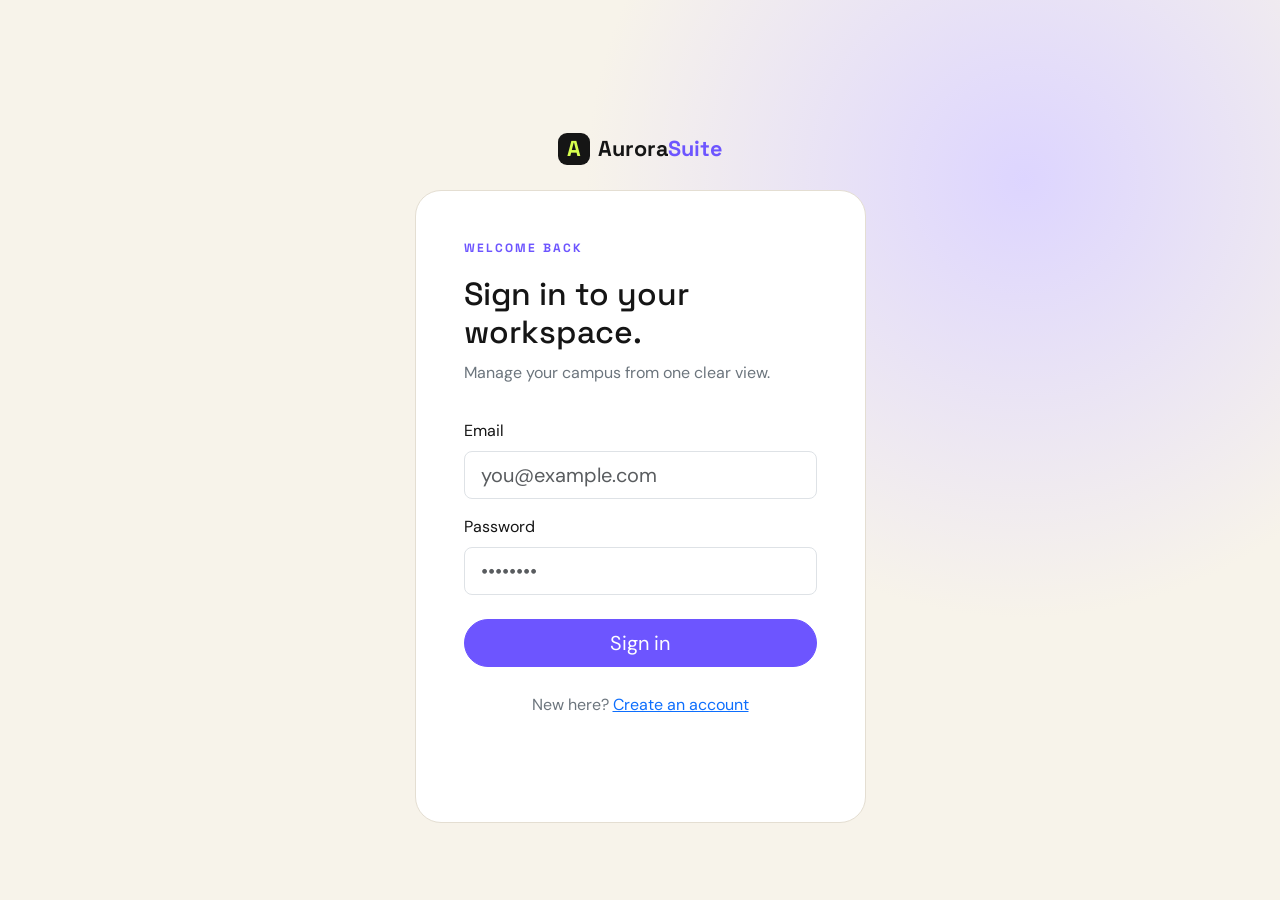
<file: frontend/admin/student-details.html>
<!doctype html>
<html lang="en">

<head>
    <meta charset="utf-8">
    <meta name="viewport" content="width=device-width,initial-scale=1">
    <title>Student Details · Aurora Admin</title>
    <link rel="stylesheet" href="assets/css/style.css">
    <link rel="stylesheet" href="https://cdn.jsdelivr.net/npm/bootstrap-icons@1.11.3/font/bootstrap-icons.css">
    <style>
        .profile-header { display:flex; gap:1.5rem; align-items:center; flex-wrap:wrap; margin-bottom:1.5rem; }
        .profile-avatar { width:96px; height:96px; border-radius:50%; background:var(--primary,#5b4bdb); color:#fff; display:flex; align-items:center; justify-content:center; font-size:2rem; font-weight:700; overflow:hidden; }
        .profile-avatar img { width:100%; height:100%; object-fit:cover; }
        .info-grid { display:grid; grid-template-columns:repeat(auto-fill,minmax(220px,1fr)); gap:1rem; }
        .info-item label { display:block; font-size:.75rem; text-transform:uppercase; letter-spacing:.04em; color:#888; margin-bottom:.25rem; }
        .info-item div { font-weight:500; }
        .section-title { font-size:1rem; margin:1.5rem 0 .75rem; padding-bottom:.4rem; border-bottom:1px solid #eee; }
    </style>
</head>

<body>
    <aside class="sidebar" id="sidebar">
        <div class="brand">AURORA <span>ADMIN</span></div>
        <div class="nav-label">Management</div>
        <a class="nav-link" href="index.html"><i class="bi bi-grid-1x2-fill"></i>Dashboard</a>
        <a class="nav-link active" href="students.html"><i class="bi bi-people-fill"></i>Students</a>
        <a class="nav-link" href="add-student.html"><i class="bi bi-person-plus-fill"></i>Add Student</a>
        <div class="nav-label">Account</div>
        <a class="nav-link" href="../index.html"><i class="bi bi-box-arrow-up-right"></i>View Website</a>
        <a class="nav-link" href="../login.html" data-logout><i class="bi bi-box-arrow-right"></i>Logout</a>
        <div class="admin">
            <div class="avatar">AD</div>
            <div><b class="admin-name">Admin User</b>
                <div class="muted admin-role">System Manager</div>
            </div>
        </div>
    </aside>
    <main class="main">
        <header class="top">
            <div><button class="btn light mobile" id="menu"><i class="bi bi-list"></i></button> <b>Student Details</b>
                <div class="crumb">Aurora Student Suite / Students / Details</div>
            </div>
            <div class="avatar">AD</div>
        </header>
        <div class="content">
            <div class="toolbar">
                <div>
                    <h1 id="pageTitle">Student Profile</h1>
                    <div class="muted">Full record of the learner.</div>
                </div>
                <div style="display:flex;gap:.5rem">
                    <a href="students.html" class="btn light">Back</a>
                    <a id="editBtn" href="#" class="btn primary"><i class="bi bi-pencil"></i> Edit</a>
                    <button id="deleteBtn" class="btn light" style="color:#c0392b"><i class="bi bi-trash"></i> Delete</button>
                </div>
            </div>
            <div id="alertBox" class="alert d-none" style="margin-bottom:1rem"></div>
            <div class="card" id="profileCard">
                <div class="muted">Loading…</div>
            </div>
        </div>
    </main>

    <div id="deleteModal" style="display:none;position:fixed;inset:0;background:rgba(0,0,0,.45);z-index:1000;align-items:center;justify-content:center">
        <div class="card" style="max-width:400px;margin:1rem;padding:1.5rem">
            <h3 style="margin-top:0">Delete student?</h3>
            <p class="muted">This action cannot be undone.</p>
            <div style="display:flex;gap:.5rem;justify-content:flex-end;margin-top:1.25rem">
                <button class="btn light" id="cancelDelete">Cancel</button>
                <button class="btn primary" id="confirmDelete" style="background:#c0392b">Delete</button>
            </div>
        </div>
    </div>

    <script src="../assets/js/api.js"></script>
    <script src="assets/js/app.js"></script>
    <script>
        const params = new URLSearchParams(location.search);
        const id = params.get("id");
        if (!id) location.href = "students.html";

        document.getElementById("editBtn").href = "update-student.html?id=" + id;

        function val(v) { return v || "—"; }

        (async () => {
            try {
                const s = await getStudent(id);
                document.getElementById("pageTitle").textContent = s.first_name + " " + s.last_name;
                const imgSrc = s.profile_image
                    ? (s.profile_image.startsWith("http") ? s.profile_image : (API_BASE + s.profile_image))
                    : null;
                const avatarHtml = imgSrc
                    ? `<img src="${imgSrc}" alt="">`
                    : initials(s.first_name, s.last_name);

                document.getElementById("profileCard").innerHTML = `
                    <div class="profile-header">
                        <div class="profile-avatar">${avatarHtml}</div>
                        <div>
                            <h2 style="margin:0 0 .25rem">${s.first_name} ${s.last_name}</h2>
                            <div class="muted">${s.student_id} · ${val(s.course)}</div>
                            <div class="muted">${s.email}</div>
                        </div>
                    </div>

                    <div class="section-title">Personal information</div>
                    <div class="info-grid">
                        <div class="info-item"><label>Date of Birth</label><div>${formatDate(s.date_of_birth)}</div></div>
                        <div class="info-item"><label>Gender</label><div>${val(s.gender)}</div></div>
                    </div>

                    <div class="section-title">Contact information</div>
                    <div class="info-grid">
                        <div class="info-item"><label>Email</label><div>${val(s.email)}</div></div>
                        <div class="info-item"><label>Phone</label><div>${val(s.phone)}</div></div>
                        <div class="info-item"><label>Address</label><div>${val(s.address)}</div></div>
                        <div class="info-item"><label>City</label><div>${val(s.city)}</div></div>
                        <div class="info-item"><label>State</label><div>${val(s.state)}</div></div>
                        <div class="info-item"><label>Postal Code</label><div>${val(s.postal_code)}</div></div>
                    </div>

                    <div class="section-title">Academic information</div>
                    <div class="info-grid">
                        <div class="info-item"><label>Course</label><div>${val(s.course)}</div></div>
                        <div class="info-item"><label>Department</label><div>${val(s.department)}</div></div>
                        <div class="info-item"><label>Year</label><div>${val(s.year)}</div></div>
                        <div class="info-item"><label>Semester</label><div>${val(s.semester)}</div></div>
                    </div>

                    <div class="section-title">Admission information</div>
                    <div class="info-grid">
                        <div class="info-item"><label>Admission Date</label><div>${formatDate(s.admission_date)}</div></div>
                        <div class="info-item"><label>Record created</label><div>${formatDate(s.created_at)}</div></div>
                        <div class="info-item"><label>Last updated</label><div>${formatDate(s.updated_at)}</div></div>
                    </div>
                `;
            } catch (err) {
                document.getElementById("profileCard").innerHTML = `<div class="muted">Error: ${err.message}</div>`;
            }
        })();

        document.getElementById("deleteBtn").onclick = () => {
            document.getElementById("deleteModal").style.display = "flex";
        };
        document.getElementById("cancelDelete").onclick = () => {
            document.getElementById("deleteModal").style.display = "none";
        };
        document.getElementById("confirmDelete").onclick = async () => {
            try {
                await deleteStudent(id);
                location.href = "students.html";
            } catch (err) {
                alert(err.message);
            }
        };
    </script>
</body>

</html>
</file>
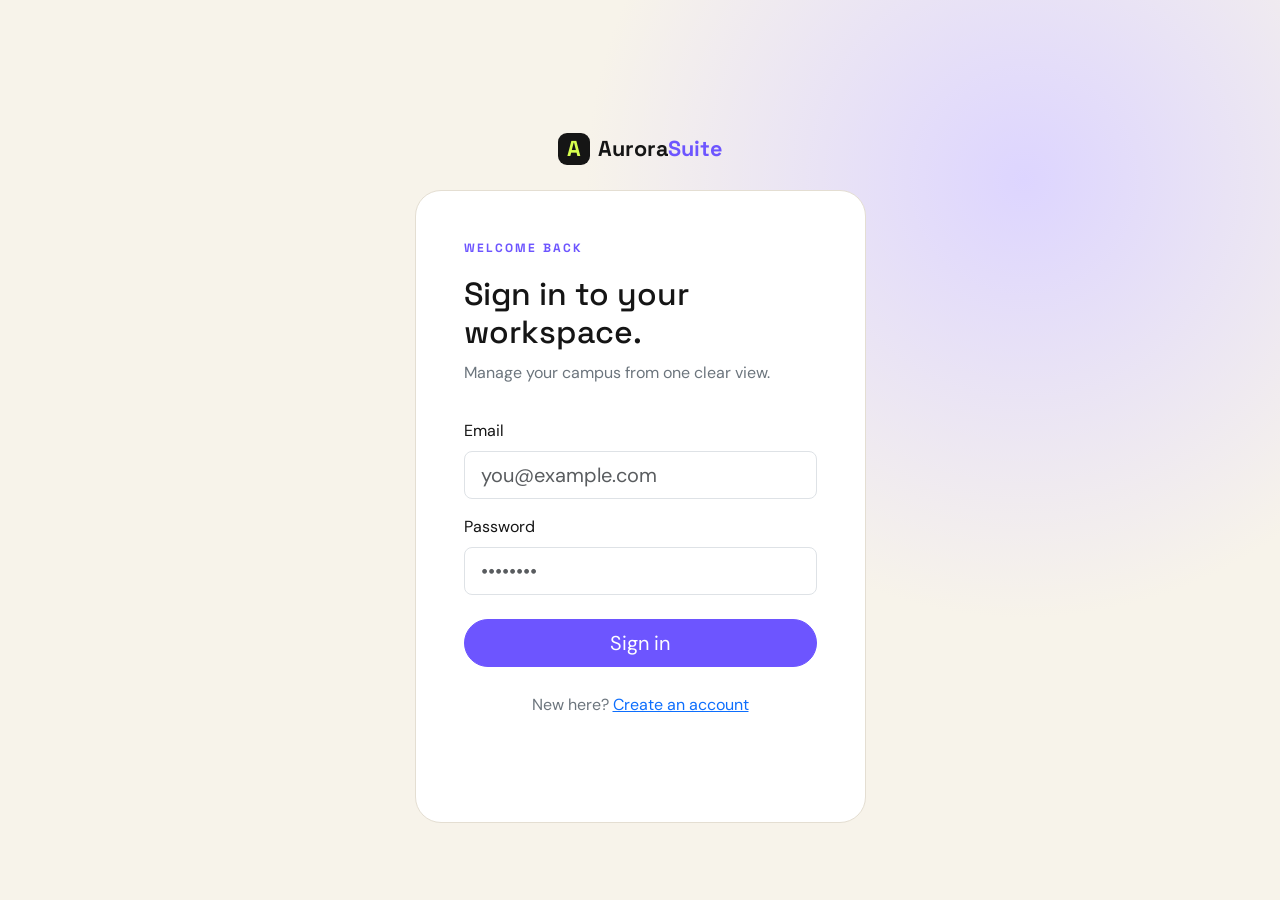
<file: frontend/admin/students.html>
<!doctype html>
<html lang="en">
  <head>
    <meta charset="utf-8" />
    <meta name="viewport" content="width=device-width,initial-scale=1" />
    <title>Students · Aurora Admin</title>
    <link rel="stylesheet" href="assets/css/style.css" />
    <link
      rel="stylesheet"
      href="https://cdn.jsdelivr.net/npm/bootstrap-icons@1.11.3/font/bootstrap-icons.css"
    />
    <style>
      /* ---- Table redesign ---- */
      .students-table {
        width: 100%;
        border-collapse: separate;
        border-spacing: 0;
        font-size: 0.92rem;
      }

      .students-table thead th {
        background: #f4f2ff;
        color: #3d348b;
        font-weight: 600;
        font-size: 0.75rem;
        text-transform: uppercase;
        letter-spacing: 0.04em;
        padding: 0.85rem 1rem;
        border-bottom: 2px solid #e0dbf5;
        white-space: nowrap;
      }

      .students-table tbody tr {
        transition: background 0.15s ease;
      }

      .students-table tbody tr:hover {
        background: #faf9ff;
      }

      .students-table tbody td {
        padding: 0.9rem 1rem;
        border-bottom: 1px solid #eee;
        vertical-align: middle;
      }

      .students-table tbody tr:last-child td {
        border-bottom: none;
      }

      /* Student cell + avatar */
      .student {
        display: flex;
        align-items: center;
        gap: 0.75rem;
      }

      .student .avatar {
        width: 40px;
        height: 40px;
        border-radius: 50%;
        background: linear-gradient(135deg, #6c5ce7, #a29bfe);
        color: #fff;
        display: flex;
        align-items: center;
        justify-content: center;
        font-size: 0.8rem;
        font-weight: 700;
        flex-shrink: 0;
        overflow: hidden;
      }

      .student .avatar img {
        width: 100%;
        height: 100%;
        object-fit: cover;
        display: block;
      }

      .student b {
        display: block;
        font-weight: 600;
        color: #1a1a2e;
      }

      .student .muted {
        font-size: 0.8rem;
        color: #888;
      }

      /* Course badge */
      .course-badge {
        display: inline-block;
        padding: 0.2rem 0.55rem;
        border-radius: 20px;
        background: #f0edff;
        color: #5b4bdb;
        font-size: 0.78rem;
        font-weight: 500;
      }

      /* Colored action buttons */
      .action-btns {
        display: flex;
        gap: 0.4rem;
        white-space: nowrap;
      }

      .btn-icon {
        width: 34px;
        height: 34px;
        border-radius: 8px;
        border: none;
        display: inline-flex;
        align-items: center;
        justify-content: center;
        font-size: 1rem;
        cursor: pointer;
        transition:
          transform 0.15s,
          box-shadow 0.15s,
          background 0.15s,
          color 0.15s;
        text-decoration: none;
      }

      .btn-icon:hover {
        transform: translateY(-1px);
        box-shadow: 0 3px 8px rgba(0, 0, 0, 0.12);
      }

      .btn-view {
        background: #e8f4fd;
        color: #0984e3;
      }

      .btn-view:hover {
        background: #0984e3;
        color: #fff;
      }

      .btn-edit {
        background: #fef6e8;
        color: #e17055;
      }

      .btn-edit:hover {
        background: #e17055;
        color: #fff;
      }

      .btn-delete {
        background: #fdecea;
        color: #d63031;
      }

      .btn-delete:hover {
        background: #d63031;
        color: #fff;
      }
    </style>
  </head>

  <body>
    <aside class="sidebar" id="sidebar">
      <div class="brand">AURORA <span>ADMIN</span></div>
      <div class="nav-label">Management</div>
      <a class="nav-link" href="index.html"
        ><i class="bi bi-grid-1x2-fill"></i>Dashboard</a
      >
      <a class="nav-link active" href="students.html"
        ><i class="bi bi-people-fill"></i>Students</a
      >
      <a class="nav-link" href="add-student.html"
        ><i class="bi bi-person-plus-fill"></i>Add Student</a
      >
      <div class="nav-label">Account</div>
      <a class="nav-link" href="../index.html"
        ><i class="bi bi-box-arrow-up-right"></i>View Website</a
      >
      <a class="nav-link" href="../login.html" data-logout
        ><i class="bi bi-box-arrow-right"></i>Logout</a
      >
      <div class="admin">
        <div class="avatar">AD</div>
        <div>
          <b class="admin-name">Admin User</b>
          <div class="muted admin-role">System Manager</div>
        </div>
      </div>
    </aside>
    <main class="main">
      <header class="top">
        <div>
          <button class="btn light mobile" id="menu">
            <i class="bi bi-list"></i>
          </button>
          <b>Students</b>
          <div class="crumb">Aurora Student Suite / Students</div>
        </div>
        <div class="avatar">AD</div>
      </header>
      <div class="content">
        <div class="toolbar">
          <div>
            <h1>Student directory</h1>
            <div class="muted" id="resultCount">Loading records…</div>
          </div>
          <a href="add-student.html" class="btn primary"
            ><i class="bi bi-plus-lg"></i>Add Student</a
          >
        </div>

        <div class="card" style="margin-bottom: 1rem">
          <div
            style="
              display: flex;
              gap: 0.75rem;
              flex-wrap: wrap;
              align-items: center;
            "
          >
            <input
              class="input"
              id="searchInput"
              placeholder="Search by ID, name, email, course, department…"
              style="flex: 1; min-width: 220px"
            />
            <button class="btn primary" id="searchBtn">
              <i class="bi bi-search"></i> Search
            </button>
            <button class="btn light" id="clearBtn">Clear</button>
          </div>
        </div>

        <div id="toast" class="alert d-none" style="margin-bottom: 1rem"></div>

        <div class="card" style="padding: 0; overflow: hidden">
          <div class="table-wrap">
            <table class="students-table">
              <thead>
                <tr style="text-align: justify">
                  <th>Student</th>
                  <th>Student ID</th>
                  <th>Course</th>
                  <th>Department</th>
                  <th>Year</th>
                  <th>Admission</th>
                  <th>Actions</th>
                </tr>
              </thead>
              <tbody id="studentsBody">
                <tr>
                  <td colspan="7" class="muted" style="padding: 1.5rem">
                    Loading…
                  </td>
                </tr>
              </tbody>
            </table>
          </div>
        </div>
      </div>
    </main>

    <!-- Delete confirmation modal -->
    <div
      id="deleteModal"
      style="
        display: none;
        position: fixed;
        inset: 0;
        background: rgba(0, 0, 0, 0.45);
        z-index: 1000;
        align-items: center;
        justify-content: center;
      "
    >
      <div class="card" style="max-width: 400px; margin: 1rem; padding: 1.5rem">
        <h3 style="margin-top: 0">Delete student?</h3>
        <p class="muted" id="deleteMsg">This action cannot be undone.</p>
        <div
          style="
            display: flex;
            gap: 0.5rem;
            justify-content: flex-end;
            margin-top: 1.25rem;
          "
        >
          <button class="btn light" id="cancelDelete">Cancel</button>
          <button
            class="btn primary"
            id="confirmDelete"
            style="background: #c0392b"
          >
            Delete
          </button>
        </div>
      </div>
    </div>

    <script src="../assets/js/api.js"></script>
    <script src="assets/js/app.js"></script>
    <script>
      let deleteTargetId = null;

      function toast(msg, type = "success") {
        const el = document.getElementById("toast");
        el.className = `alert alert-${type === "success" ? "success" : "danger"}`;
        el.style.display = "block";
        el.classList.remove("d-none");
        el.textContent = msg;
        setTimeout(() => {
          el.classList.add("d-none");
          el.style.display = "none";
        }, 3500);
      }

      function getAvatarHtml(s) {
        const init =
          typeof initials === "function"
            ? initials(s.first_name, s.last_name)
            : ((s.first_name || "")[0] || "") + ((s.last_name || "")[0] || "");

        if (s.profile_image) {
          const base =
            typeof API_BASE !== "undefined"
              ? API_BASE
              : "http://127.0.0.1:8000";
          const src = s.profile_image.startsWith("http")
            ? s.profile_image
            : base + s.profile_image;
          return `<img src="${src}" alt="" onerror="this.remove(); this.parentElement && (this.parentElement.textContent='${init}');">`;
        }
        return init;
      }

      async function loadStudents(q = "") {
        const tbody = document.getElementById("studentsBody");
        tbody.innerHTML =
          '<tr><td colspan="7" class="muted" style="padding:1.5rem">Loading…</td></tr>';
        try {
          const { total, students } = await listStudents(q, 0, 200);
          document.getElementById("resultCount").textContent =
            total === 0
              ? "No students found"
              : `${total} student${total === 1 ? "" : "s"}`;

          if (!students.length) {
            tbody.innerHTML =
              '<tr><td colspan="7" class="muted" style="padding:1.5rem">No students yet. <a href="add-student.html">Add one</a></td></tr>';
            return;
          }

          tbody.innerHTML = students
            .map((s) => {
              const name = `${s.first_name || ""} ${s.last_name || ""}`.trim();
              const safeName = name.replace(/'/g, "\\'");
              return `
                    <tr>
                        <td>
                            <div class="student">
                                <div class="avatar">${getAvatarHtml(s)}</div>
                                <div>
                                    <b>${name}</b>
                                    <div class="muted">${s.email || ""}</div>
                                </div>
                            </div>
                        </td>
                        <td><strong>${s.student_id}</strong></td>
                        <td>${s.course ? `<span class="course-badge">${s.course}</span>` : "—"}</td>
                        <td>${s.department || "—"}</td>
                        <td>${s.year || "—"}</td>
                        <td>${formatDate(s.admission_date)}</td>
                        <td>
                            <div class="action-btns">
                                <a class="btn-icon btn-view" href="student-details.html?id=${s.id}" title="View">
                                    <i class="bi bi-eye-fill"></i>
                                </a>
                                <a class="btn-icon btn-edit" href="update-student.html?id=${s.id}" title="Edit">
                                    <i class="bi bi-pencil-fill"></i>
                                </a>
                                <button type="button" class="btn-icon btn-delete" onclick="openDelete(${s.id}, '${safeName}')" title="Delete">
                                    <i class="bi bi-trash-fill"></i>
                                </button>
                            </div>
                        </td>
                    </tr>`;
            })
            .join("");
        } catch (err) {
          tbody.innerHTML = `<tr><td colspan="7" class="muted" style="padding:1.5rem">Error: ${err.message}</td></tr>`;
        }
      }

      function openDelete(id, name) {
        deleteTargetId = id;
        document.getElementById("deleteMsg").textContent =
          `Delete ${name}? This cannot be undone.`;
        document.getElementById("deleteModal").style.display = "flex";
      }

      document.getElementById("cancelDelete").onclick = () => {
        document.getElementById("deleteModal").style.display = "none";
        deleteTargetId = null;
      };

      document.getElementById("confirmDelete").onclick = async () => {
        if (!deleteTargetId) return;
        try {
          await deleteStudent(deleteTargetId);
          toast("Student deleted successfully");
          document.getElementById("deleteModal").style.display = "none";
          loadStudents(document.getElementById("searchInput").value.trim());
        } catch (err) {
          toast(err.message || "Delete failed", "error");
        }
      };

      document.getElementById("searchBtn").onclick = () =>
        loadStudents(document.getElementById("searchInput").value.trim());

      document.getElementById("clearBtn").onclick = () => {
        document.getElementById("searchInput").value = "";
        loadStudents();
      };

      document
        .getElementById("searchInput")
        .addEventListener("keydown", (e) => {
          if (e.key === "Enter") loadStudents(e.target.value.trim());
        });

      loadStudents();
    </script>
  </body>
</html>
</file>
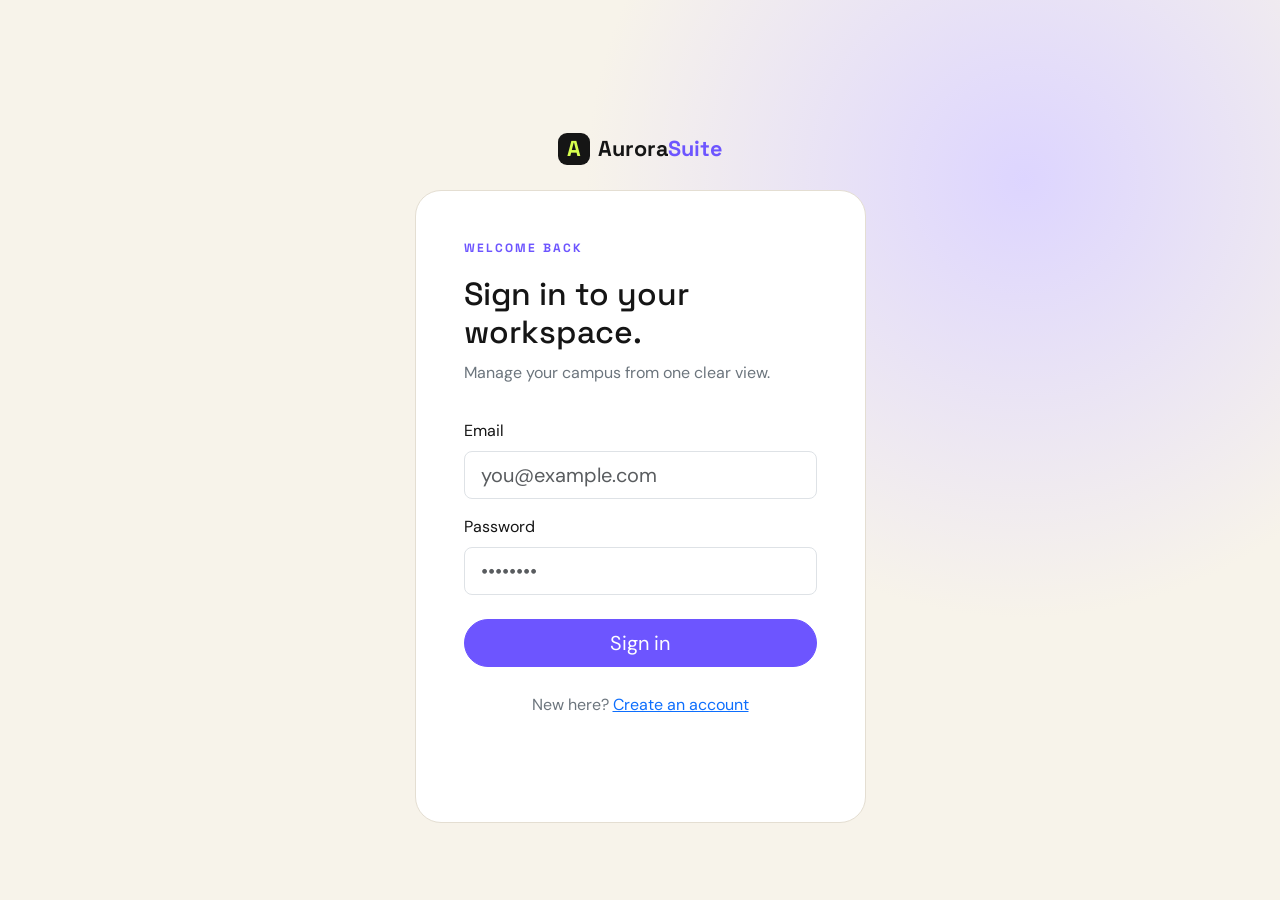
<file: frontend/admin/update-student.html>
<!doctype html>
<html lang="en">

<head>
    <meta charset="utf-8" />
    <meta name="viewport" content="width=device-width,initial-scale=1" />

    <title>Update Student · Aurora Admin</title>

    <link rel="stylesheet" href="assets/css/style.css" />

    <link
        rel="stylesheet"
        href="https://cdn.jsdelivr.net/npm/bootstrap-icons@1.11.3/font/bootstrap-icons.css"
    />

    <style>
        /* =========================
           ALERT MESSAGE
        ========================= */

        .alert {
            width: 100%;
            box-sizing: border-box;
            padding: 14px 18px;
            margin-bottom: 1rem;
            border-radius: 10px;
            font-size: 14px;
            font-weight: 500;
            line-height: 1.5;
            border: 1px solid transparent;
            display: block;
        }

        /* Hide alert */
        .alert.d-none {
            display: none !important;
        }

        /* Error */
        .alert-danger {
            background: #fff1f2;
            color: #be123c;
            border-color: #fecdd3;
        }

        /* Success */
        .alert-success {
            background: #ecfdf5;
            color: #047857;
            border-color: #a7f3d0;
        }

        /* Warning */
        .alert-warning {
            background: #fffbeb;
            color: #b45309;
            border-color: #fde68a;
        }

        /* Info */
        .alert-info {
            background: #eff6ff;
            color: #1d4ed8;
            border-color: #bfdbfe;
        }
    </style>
</head>


<body>

    <!-- =========================
         SIDEBAR
    ========================== -->

    <aside class="sidebar" id="sidebar">

        <div class="brand">
            AURORA <span>ADMIN</span>
        </div>

        <div class="nav-label">
            Management
        </div>

        <a class="nav-link" href="index.html">
            <i class="bi bi-grid-1x2-fill"></i>
            Dashboard
        </a>

        <a class="nav-link" href="students.html">
            <i class="bi bi-people-fill"></i>
            Students
        </a>

        <a class="nav-link" href="add-student.html">
            <i class="bi bi-person-plus-fill"></i>
            Add Student
        </a>

        <div class="nav-label">
            Account
        </div>

        <a class="nav-link" href="../index.html">
            <i class="bi bi-box-arrow-up-right"></i>
            View Website
        </a>

        <a class="nav-link" href="../login.html" data-logout>
            <i class="bi bi-box-arrow-right"></i>
            Logout
        </a>

        <div class="admin">

            <div class="avatar">
                AD
            </div>

            <div>
                <b class="admin-name">
                    Admin User
                </b>

                <div class="muted admin-role">
                    System Manager
                </div>
            </div>

        </div>

    </aside>


    <!-- =========================
         MAIN
    ========================== -->

    <main class="main">

        <!-- TOP HEADER -->

        <header class="top">

            <div>

                <button class="btn light mobile" id="menu">
                    <i class="bi bi-list"></i>
                </button>

                <b>
                    Update Student
                </b>

                <div class="crumb">
                    Aurora Student Suite / Update Student
                </div>

            </div>

            <div class="avatar">
                AD
            </div>

        </header>


        <!-- =========================
             CONTENT
        ========================== -->

        <div class="content">

            <!-- PAGE HEADER -->

            <div class="toolbar">

                <div>

                    <h1>
                        Edit Student Profile
                    </h1>

                    <div class="muted">
                        Update learner information.
                    </div>

                </div>

                <a href="students.html" class="btn light">
                    Back
                </a>

            </div>


            <!-- =========================
                 ALERT BOX
            ========================== -->

            <div
                id="alertBox"
                class="alert d-none"
                role="alert">
            </div>


            <!-- =========================
                 FORM CARD
            ========================== -->

            <div class="card">

                <form id="editForm">

                    <div class="form-grid">


                        <!-- Student ID -->

                        <div class="field">

                            <label>
                                Student ID *
                            </label>

                            <input
                                class="input"
                                id="student_id"
                                required />

                        </div>


                        <!-- First Name -->

                        <div class="field">

                            <label>
                                First Name *
                            </label>

                            <input
                                class="input"
                                id="first_name"
                                required />

                        </div>


                        <!-- Last Name -->

                        <div class="field">

                            <label>
                                Last Name *
                            </label>

                            <input
                                class="input"
                                id="last_name"
                                required />

                        </div>


                        <!-- Email -->

                        <div class="field">

                            <label>
                                Email *
                            </label>

                            <input
                                class="input"
                                id="email"
                                type="email"
                                required />

                        </div>


                        <!-- Phone -->

                        <div class="field">

                            <label>
                                Phone
                            </label>

                            <input
                                class="input"
                                id="phone" />

                        </div>


                        <!-- Date of Birth -->

                        <div class="field">

                            <label>
                                Date of Birth
                            </label>

                            <input
                                class="input"
                                id="date_of_birth"
                                type="date" />

                        </div>


                        <!-- Gender -->

                        <div class="field">

                            <label>
                                Gender
                            </label>

                            <select
                                class="select"
                                id="gender">

                                <option value="">
                                    Select
                                </option>

                                <option value="Male">
                                    Male
                                </option>

                                <option value="Female">
                                    Female
                                </option>

                                <option value="Other">
                                    Other
                                </option>

                                <option value="Prefer not to say">
                                    Prefer not to say
                                </option>

                            </select>

                        </div>


                        <!-- Course -->

                        <div class="field">

                            <label>
                                Course
                            </label>

                            <select
                                class="select"
                                id="course">

                                <option value="">
                                    Select
                                </option>

                                <option value="Computer Science">
                                    Computer Science
                                </option>

                                <option value="Python">
                                    Python
                                </option>

                                <option value="FastAPI">
                                    FastAPI
                                </option>

                                <option value="AIML">
                                    AIML
                                </option>

                                <option value="Data Science">
                                    Data Science
                                </option>

                                <option value="Data & Analytics">
                                    Data & Analytics
                                </option>

                            </select>

                        </div>


                        <!-- Department -->

                        <div class="field">

                            <label>
                                Department
                            </label>

                            <select
                                class="select"
                                id="department">

                                <option value="">
                                    Select
                                </option>

                                <option value="Engineering">
                                    Engineering
                                </option>

                                <option value="Business">
                                    Business
                                </option>

                                <option value="Arts & Design">
                                    Arts & Design
                                </option>

                                <option value="Science">
                                    Science
                                </option>

                            </select>

                        </div>


                        <!-- Year -->

                        <div class="field">

                            <label>
                                Year
                            </label>

                            <select
                                class="select"
                                id="year">

                                <option value="">
                                    Select
                                </option>

                                <option value="1st Year">
                                    1st Year
                                </option>

                                <option value="2nd Year">
                                    2nd Year
                                </option>

                                <option value="3rd Year">
                                    3rd Year
                                </option>

                                <option value="4th Year">
                                    4th Year
                                </option>

                            </select>

                        </div>


                        <!-- Semester -->

                        <div class="field">

                            <label>
                                Semester
                            </label>

                            <select
                                class="select"
                                id="semester">

                                <option value="">
                                    Select
                                </option>

                                <option value="1">1</option>
                                <option value="2">2</option>
                                <option value="3">3</option>
                                <option value="4">4</option>
                                <option value="5">5</option>
                                <option value="6">6</option>
                                <option value="7">7</option>
                                <option value="8">8</option>

                            </select>

                        </div>


                        <!-- Admission Date -->

                        <div class="field">

                            <label>
                                Admission Date
                            </label>

                            <input
                                class="input"
                                id="admission_date"
                                type="date" />

                        </div>


                        <!-- Address -->

                        <div
                            class="field"
                            style="grid-column: 1/-1">

                            <label>
                                Address
                            </label>

                            <input
                                class="input"
                                id="address" />

                        </div>


                        <!-- City -->

                        <div class="field">

                            <label>
                                City
                            </label>

                            <input
                                class="input"
                                id="city" />

                        </div>


                        <!-- State -->

                        <div class="field">

                            <label>
                                State
                            </label>

                            <input
                                class="input"
                                id="state" />

                        </div>


                        <!-- Postal Code -->

                        <div class="field">

                            <label>
                                Postal Code
                            </label>

                            <input
                                class="input"
                                id="postal_code" />

                        </div>


                        <!-- Profile Image -->

                        <div class="field">

                            <label>
                                Profile Image
                            </label>

                            <input
                                class="input"
                                id="profile_image"
                                type="file"
                                accept="image/*" />

                        </div>

                    </div>


                    <!-- ACTIONS -->

                    <div class="actions">

                        <a
                            href="students.html"
                            class="btn light">
                            Cancel
                        </a>

                        <button
                            type="submit"
                            class="btn primary"
                            id="btnSave">

                            Update Student

                        </button>

                    </div>

                </form>

            </div>

        </div>

    </main>


    <!-- =========================
         JAVASCRIPT
    ========================== -->

    <script src="../assets/js/api.js"></script>

    <script src="assets/js/app.js"></script>


    <script>

        /* =========================
           GET STUDENT ID
        ========================== */

        const params =
            new URLSearchParams(location.search);

        const id =
            params.get("id");


        if (!id) {

            alert("No student selected");

            location.href = "students.html";

        }


        /* =========================
           ELEMENTS
        ========================== */

        const form =
            document.getElementById("editForm");

        const alertBox =
            document.getElementById("alertBox");

        const btn =
            document.getElementById("btnSave");


        /* =========================
           SHOW ALERT
        ========================== */

        function show(msg, type = "danger") {

            alertBox.className = "alert";

            alertBox.classList.add(
                "alert-" + type
            );

            alertBox.textContent = msg;

            alertBox.classList.remove(
                "d-none"
            );

            alertBox.style.display = "block";


            // Scroll to alert
            alertBox.scrollIntoView({
                behavior: "smooth",
                block: "center"
            });

        }


        /* =========================
           HIDE ALERT
        ========================== */

        function hideAlert() {

            alertBox.textContent = "";

            alertBox.className =
                "alert d-none";

            alertBox.style.display =
                "none";

        }


        /* =========================
           GET ERROR MESSAGE
        ========================== */

        function getErrorMessage(err) {

            /*
             * Normal JavaScript Error
             */

            if (err && err.message) {
                return err.message;
            }


            /*
             * FastAPI error
             */

            if (err && err.detail) {
                return err.detail;
            }


            /*
             * API response data
             */

            if (err && err.data) {

                if (typeof err.data === "string") {
                    return err.data;
                }

                if (err.data.detail) {
                    return err.data.detail;
                }

                if (err.data.message) {
                    return err.data.message;
                }

            }


            return "Update failed";

        }


        /* =========================
           SET FORM VALUE
        ========================== */

        function setVal(fieldId, value) {

            const element =
                document.getElementById(fieldId);

            if (element) {

                element.value =
                    value ?? "";

            }

        }


        /* =========================
           LOAD STUDENT
        ========================== */

        (async () => {

            try {

                const s =
                    await getStudent(id);


                setVal(
                    "student_id",
                    s.student_id
                );

                setVal(
                    "first_name",
                    s.first_name
                );

                setVal(
                    "last_name",
                    s.last_name
                );

                setVal(
                    "email",
                    s.email
                );

                setVal(
                    "phone",
                    s.phone
                );

                setVal(
                    "date_of_birth",
                    s.date_of_birth
                );

                setVal(
                    "gender",
                    s.gender
                );

                setVal(
                    "course",
                    s.course
                );

                setVal(
                    "department",
                    s.department
                );

                setVal(
                    "year",
                    s.year
                );

                setVal(
                    "semester",
                    s.semester
                );

                setVal(
                    "admission_date",
                    s.admission_date
                );

                setVal(
                    "address",
                    s.address
                );

                setVal(
                    "city",
                    s.city
                );

                setVal(
                    "state",
                    s.state
                );

                setVal(
                    "postal_code",
                    s.postal_code
                );

            } catch (err) {

                show(
                    getErrorMessage(err),
                    "danger"
                );

            }

        })();


        /* =========================
           UPDATE STUDENT
        ========================== */

        form.addEventListener(
            "submit",
            async (e) => {

                e.preventDefault();


                // Hide previous message
                hideAlert();


                // Disable button
                btn.disabled = true;

                btn.textContent =
                    "Updating…";


                /* =========================
                   PAYLOAD
                ========================== */

                const payload = {

                    student_id:
                        document
                            .getElementById(
                                "student_id"
                            )
                            .value
                            .trim(),

                    first_name:
                        document
                            .getElementById(
                                "first_name"
                            )
                            .value
                            .trim(),

                    last_name:
                        document
                            .getElementById(
                                "last_name"
                            )
                            .value
                            .trim(),

                    email:
                        document
                            .getElementById(
                                "email"
                            )
                            .value
                            .trim(),

                    phone:
                        document
                            .getElementById(
                                "phone"
                            )
                            .value
                            .trim() || null,

                    date_of_birth:
                        document
                            .getElementById(
                                "date_of_birth"
                            )
                            .value || null,

                    gender:
                        document
                            .getElementById(
                                "gender"
                            )
                            .value || null,

                    address:
                        document
                            .getElementById(
                                "address"
                            )
                            .value
                            .trim() || null,

                    city:
                        document
                            .getElementById(
                                "city"
                            )
                            .value
                            .trim() || null,

                    state:
                        document
                            .getElementById(
                                "state"
                            )
                            .value
                            .trim() || null,

                    postal_code:
                        document
                            .getElementById(
                                "postal_code"
                            )
                            .value
                            .trim() || null,

                    course:
                        document
                            .getElementById(
                                "course"
                            )
                            .value || null,

                    department:
                        document
                            .getElementById(
                                "department"
                            )
                            .value || null,

                    year:
                        document
                            .getElementById(
                                "year"
                            )
                            .value || null,

                    semester:
                        document
                            .getElementById(
                                "semester"
                            )
                            .value || null,

                    admission_date:
                        document
                            .getElementById(
                                "admission_date"
                            )
                            .value || null

                };


                /* =========================
                   SEND UPDATE
                ========================== */

                try {

                    await updateStudent(
                        id,
                        payload
                    );


                    /* =========================
                       PROFILE IMAGE
                    ========================== */

                    const fileInput =
                        document.getElementById(
                            "profile_image"
                        );


                    if (
                        fileInput.files.length > 0
                    ) {

                        await uploadStudentImage(
                            id,
                            fileInput.files[0]
                        );

                    }


                    /* =========================
                       SUCCESS MESSAGE
                    ========================== */

                    show(
                        "Student updated successfully!",
                        "success"
                    );


                    /* =========================
                       REDIRECT
                    ========================== */

                    setTimeout(() => {

                        location.href =
                            "student-details.html?id=" +
                            encodeURIComponent(id);

                    }, 1200);


                } catch (err) {


                    /* =========================
                       ERROR MESSAGE
                    ========================== */

                    const message =
                        getErrorMessage(err);


                    show(
                        message,
                        "danger"
                    );


                    /* =========================
                       ENABLE BUTTON
                    ========================== */

                    btn.disabled = false;

                    btn.textContent =
                        "Update Student";

                }

            }
        );

    </script>

</body>

</html>
</file>
<file: frontend/assets/css/style.css>
:root {
  --ink: #151515;
  --cream: #f7f3ea;
  --lime: #d7ff4f;
  --violet: #6d55ff;
  --muted: #706f69;
}
* {
  box-sizing: border-box;
}
body {
  margin: 0;
  background: var(--cream);
  color: var(--ink);
  font-family: "DM Sans", sans-serif;
}
.navbar-brand,
h1,
h2,
h3,
h4,
.eyebrow {
  font-family: "Space Grotesk", sans-serif;
}
.aurora-nav {
  background: rgba(247, 243, 234, 0.9);
  backdrop-filter: blur(14px);
  border-bottom: 1px solid #e5dfd2;
}
.navbar-brand {
  font-weight: 700;
  font-size: 1.35rem;
}
.navbar-brand span:last-child {
  color: var(--violet);
}
.brand-mark {
  display: inline-grid;
  place-items: center;
  background: var(--ink);
  color: var(--lime) !important;
  width: 32px;
  height: 32px;
  border-radius: 9px;
  margin-right: 8px;
}
.nav-link {
  color: #494741 !important;
  font-weight: 600;
}
.nav-link:hover,
.nav-link.active {
  color: var(--violet) !important;
}
.hero {
  padding: 150px 0 90px;
  overflow: hidden;
  background:
    radial-gradient(circle at 80% 20%, #e8ddff 0, transparent 32%),
    radial-gradient(circle at 10% 40%, #e7f6a8 0, transparent 28%);
}
.eyebrow {
  font-size: 0.75rem;
  font-weight: 700;
  letter-spacing: 0.18em;
  color: var(--violet);
  margin-bottom: 18px;
}
h1 {
  font-size: clamp(3.5rem, 7vw, 6.5rem);
  line-height: 0.94;
  letter-spacing: -0.06em;
  font-weight: 700;
  max-width: 800px;
}
h1 em {
  font-style: normal;
  color: var(--violet);
}
.lead {
  font-size: 1.15rem;
  color: var(--muted);
  max-width: 650px;
  line-height: 1.75;
}
.btn-primary {
  background: var(--violet);
  border-color: var(--violet);
}
.btn-primary:hover {
  background: #5740e8;
  border-color: #5740e8;
}
.mini-proof {
  display: flex;
  align-items: center;
  gap: 14px;
  color: var(--muted);
  font-size: 0.9rem;
}
.avatars {
  display: flex;
}
.avatars span {
  width: 34px;
  height: 34px;
  border-radius: 50%;
  display: grid;
  place-items: center;
  background: #fff;
  border: 2px solid var(--cream);
  margin-left: -7px;
  font-size: 0.65rem;
  font-weight: 700;
}
.avatars span:first-child {
  margin-left: 0;
  background: var(--lime);
}
.avatars span:nth-child(2) {
  background: #d8ceff;
}
.avatars span:nth-child(3) {
  background: #ffd6a5;
}
.orbit-card {
  min-height: 460px;
  border-radius: 42% 58% 45% 55%/48% 42% 58% 52%;
  background: linear-gradient(145deg, #b6a8ff, #6d55ff 55%, #3d2caa);
  display: grid;
  place-items: center;
  position: relative;
  box-shadow: 0 35px 80px rgba(71, 49, 180, 0.25);
  transform: rotate(3deg);
}
.dashboard-mini {
  width: 78%;
  background: #fff;
  border-radius: 24px;
  padding: 28px;
  box-shadow: 0 20px 60px rgba(0, 0, 0, 0.18);
  transform: rotate(-3deg);
}
.dashboard-mini small {
  color: var(--muted);
}
.dashboard-mini h3 {
  font-size: 3.4rem;
  margin: 12px 0 2px;
}
.pulse-chart {
  height: 110px;
  display: flex;
  align-items: end;
  gap: 10px;
  margin: 24px 0;
}
.pulse-chart i {
  display: block;
  flex: 1;
  border-radius: 8px 8px 3px 3px;
  background: var(--lime);
}
.pulse-chart i:nth-child(1) {
  height: 35%;
}
.pulse-chart i:nth-child(2) {
  height: 52%;
}
.pulse-chart i:nth-child(3) {
  height: 44%;
}
.pulse-chart i:nth-child(4) {
  height: 78%;
}
.pulse-chart i:nth-child(5) {
  height: 62%;
}
.pulse-chart i:nth-child(6) {
  height: 91%;
}
.pulse-chart i:nth-child(7) {
  height: 82%;
}
.mini-row {
  display: flex;
  justify-content: space-between;
  border-top: 1px solid #eee;
  padding-top: 15px;
  font-size: 0.82rem;
  color: var(--muted);
}
.section-pad {
  padding: 100px 0;
}
.section-heading {
  display: flex;
  justify-content: space-between;
  align-items: end;
  margin-bottom: 45px;
}
.section-heading h2 {
  font-size: clamp(2.2rem, 4vw, 4rem);
  letter-spacing: -0.05em;
}
.section-heading p {
  max-width: 330px;
  color: var(--muted);
}
.feature-card {
  height: 100%;
  padding: 36px;
  border: 1px solid #e4ded2;
  border-radius: 26px;
  background: #fff;
}
.feature-card i {
  font-size: 2rem;
  color: var(--violet);
}
.feature-card h4 {
  margin-top: 55px;
}
.feature-card p {
  color: var(--muted);
  line-height: 1.7;
}
.feature-dark {
  background: var(--ink);
  color: #fff;
}
.feature-dark p {
  color: #aaa;
}
.feature-dark i {
  color: var(--lime);
}
.footer {
  padding: 28px 0;
  border-top: 1px solid #e4ded2;
  color: var(--muted);
  font-size: 0.9rem;
}
@media (max-width: 991px) {
  .hero {
    padding-top: 125px;
  }
  .section-heading {
    display: block;
  }
  .orbit-card {
    min-height: 380px;
  }
}
@media (max-width: 575px) {
  h1 {
    font-size: 3.3rem;
  }
  .hero {
    padding-bottom: 60px;
  }
  .orbit-card {
    min-height: 320px;
    border-radius: 35px;
  }
  .dashboard-mini {
    width: 84%;
    padding: 20px;
  }
  .section-pad {
    padding: 70px 0;
  }
}
</file>
<file: frontend/admin/assets/css/style.css>
@import url("https://fonts.googleapis.com/css2?family=DM+Sans:wght@400;500;600;700&family=Space+Grotesk:wght@500;600;700&display=swap");
:root{--ink:#172033;--muted:#778197;--line:#e8ebf2;--bg:#f6f7fb;--nav:#111827;--purple:#6d5dfc;--cyan:#24c8d8}
*{box-sizing:border-box}body{margin:0;background:var(--bg);color:var(--ink);font-family:"DM Sans",sans-serif}h1,h2,h3,h4,.brand{font-family:"Space Grotesk",sans-serif}.sidebar{position:fixed;inset:0 auto 0 0;width:255px;background:var(--nav);color:white;padding:25px 15px;z-index:5}.brand{font-size:22px;font-weight:700;padding:0 12px 28px}.brand span{color:#9188ff}.nav-label{font-size:11px;color:#7e899e;text-transform:uppercase;letter-spacing:1.5px;padding:12px}.nav-link{display:flex;gap:12px;align-items:center;color:#aeb7c8;text-decoration:none;padding:12px 13px;margin:4px 0;border-radius:11px}.nav-link:hover,.nav-link.active{background:#25233e;color:white}.admin{position:absolute;bottom:20px;left:15px;right:15px;background:#1b2333;border:1px solid #293244;border-radius:14px;padding:12px;display:flex;gap:10px}.avatar{width:40px;height:40px;border-radius:12px;background:linear-gradient(135deg,var(--purple),var(--cyan));display:grid;place-items:center;color:white;font-weight:700}.main{margin-left:255px;min-height:100vh}.top{height:74px;background:white;border-bottom:1px solid var(--line);display:flex;justify-content:space-between;align-items:center;padding:0 30px}.crumb,.muted{color:var(--muted);font-size:13px}.content{padding:30px}.toolbar{display:flex;justify-content:space-between;align-items:center;gap:15px;margin-bottom:20px}.card{background:white;border:1px solid var(--line);border-radius:18px;padding:22px;box-shadow:0 5px 22px #17203308}.stats{display:grid;grid-template-columns:repeat(4,1fr);gap:18px}.stat{display:flex;justify-content:space-between}.icon{width:48px;height:48px;border-radius:14px;background:#efedff;color:var(--purple);display:grid;place-items:center;font-size:20px}.value{font:700 29px "Space Grotesk";margin-top:7px}.table-wrap{overflow:auto}.table{width:100%;border-collapse:collapse}.table th,.table td{padding:15px 13px;border-bottom:1px solid var(--line);text-align:left;white-space:nowrap}.table th{font-size:11px;color:var(--muted);text-transform:uppercase}.student{display:flex;gap:10px;align-items:center}.student .avatar{width:36px;height:36px;font-size:12px}.badge{padding:6px 10px;border-radius:20px;font-size:11px;font-weight:700;background:#e6f7f1;color:#187b60}.btn{border:0;border-radius:10px;padding:10px 15px;font:600 13px "DM Sans";cursor:pointer;text-decoration:none;display:inline-flex;align-items:center;gap:7px}.primary{background:var(--purple);color:white}.light{background:#f1f2f7;color:var(--ink)}.input,.select{width:100%;padding:11px 13px;border:1px solid #dfe3ec;border-radius:10px;background:white;font:14px "DM Sans"}.search{max-width:360px}.form-grid{display:grid;grid-template-columns:repeat(2,1fr);gap:18px}.field label{display:block;font-size:12px;font-weight:700;margin-bottom:7px}.actions{display:flex;justify-content:flex-end;gap:10px;margin-top:22px}.bars{height:180px;display:flex;align-items:end;gap:14px;margin-top:20px}.bar{flex:1;background:linear-gradient(#a49bff,#6d5dfc);border-radius:7px 7px 2px 2px}.mobile{display:none}
@media(max-width:1000px){.sidebar{transform:translateX(-100%);transition:.2s}.sidebar.open{transform:none}.main{margin-left:0}.mobile{display:inline-flex}.stats{grid-template-columns:repeat(2,1fr)}}
@media(max-width:650px){.stats,.form-grid{grid-template-columns:1fr}.toolbar{align-items:stretch;flex-direction:column}.search{max-width:none}.content{padding:18px}.top{padding:14px;height:auto}}
</file>
